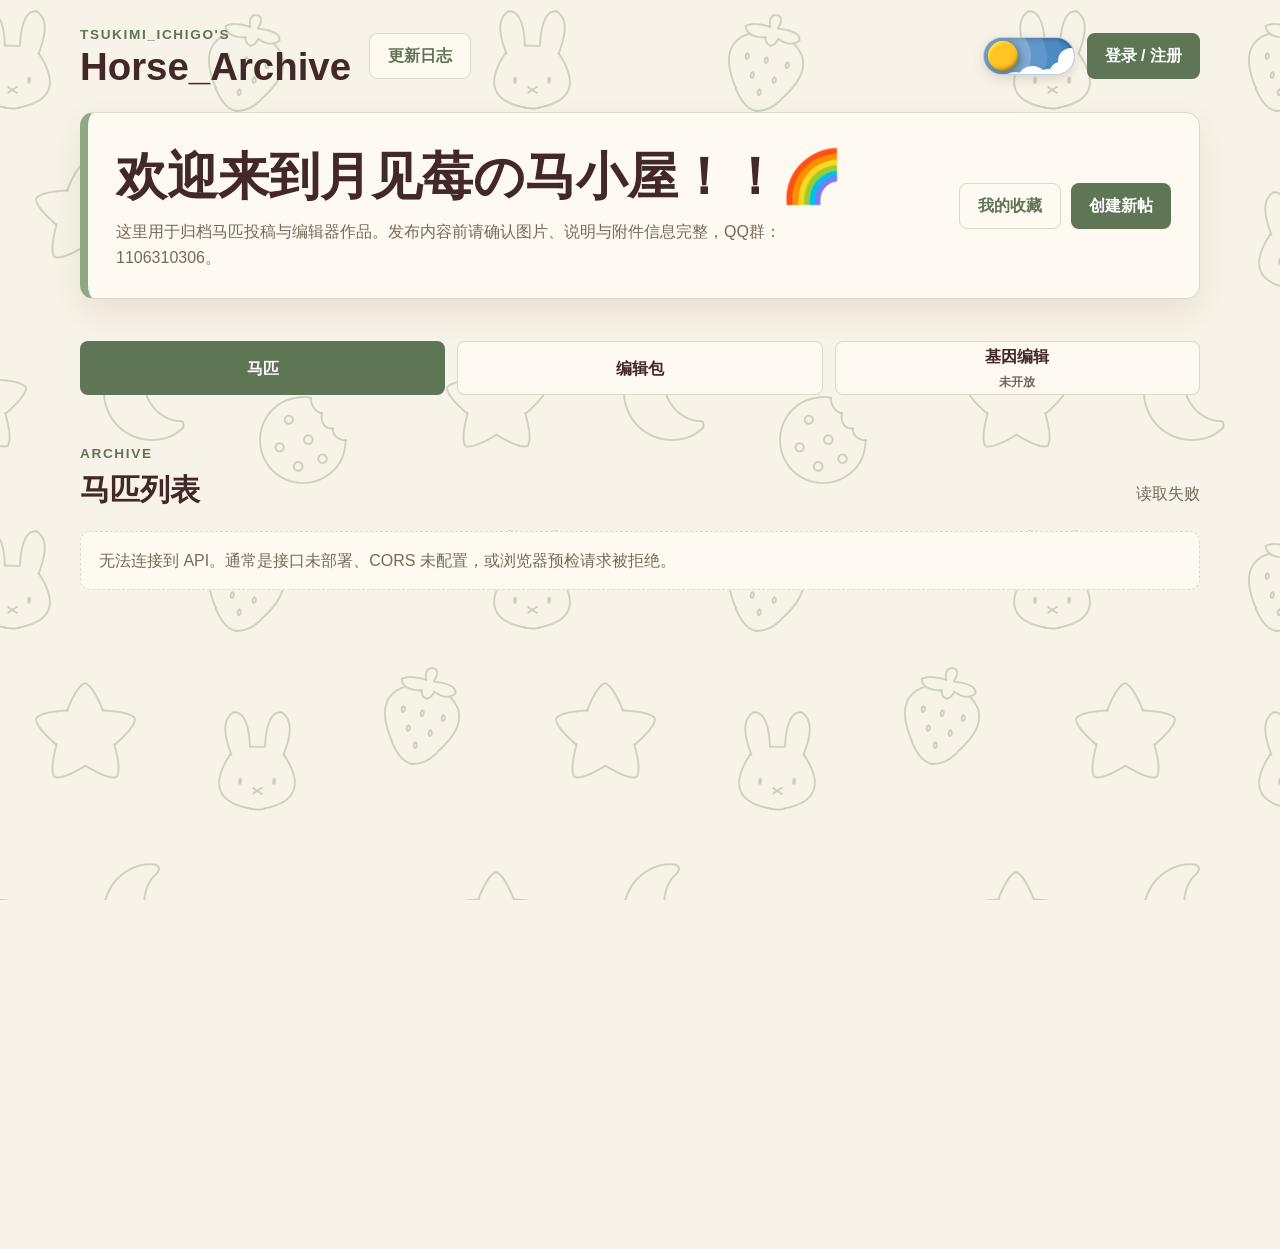
<file: index.html>
﻿<!DOCTYPE html>
<html lang="zh-CN">
<head>
  <meta charset="UTF-8">
  <meta name="viewport" content="width=device-width, initial-scale=1.0">
  <title>Horse_Archive - 首页</title>
  <link rel="icon" type="image/png" href="assets/rabbit.png">
  <link rel="stylesheet" href="css/reset.css">
  <link rel="stylesheet" href="css/variables.css">
  <link rel="stylesheet" href="css/base.css">
  <link rel="stylesheet" href="css/components.css">
  <link rel="stylesheet" href="css/index.css">
</head>
<body>
  <div class="site-shell">
    <header class="site-header">
      <div class="home-title-row">
        <div>
          <p class="site-eyebrow">Tsukimi_ichigo's</p>
          <h1 class="site-title">Horse_Archive</h1>
        </div>
        <a class="button button-secondary home-updates-link" href="updates.html">更新日志</a>
      </div>
      <div class="header-actions" id="header-actions"></div>
    </header>

    <main class="page page-home">
      <section class="hero-panel">
        <div>
          <h2 id="home-hero-title">欢迎来到月见莓の马小屋！！🌈</h2>
          <p class="hero-text" id="home-hero-text">这里用于归档马匹投稿与编辑器作品。发布内容前请确认图片、说明与附件信息完整，QQ群：1106310306。</p>
        </div>
        <div class="inline-actions">
          <a class="button button-secondary" href="favorites.html">我的收藏</a>
          <a class="button" href="upload.html">创建新帖</a>
        </div>
      </section>

      <nav class="home-section-tabs" aria-label="内容区域">
        <button class="home-section-tab active" data-home-area="horses" type="button">马匹</button>
        <button class="home-section-tab" data-home-area="editor" type="button">编辑包</button>
        <button class="home-section-tab" data-home-area="gene" type="button">基因编辑<span>未开放</span></button>
      </nav>

      <section class="home-avatar-panel hidden" id="home-avatar-panel">
        <div>
          <p class="section-kicker">Avatar</p>
          <h2 class="section-title">上传头像</h2>
        </div>
        <div class="home-avatar-content">
          <div class="home-avatar-preview">
            <img id="home-avatar-preview" alt="头像">
          </div>
          <form class="home-avatar-form" id="home-avatar-form">
            <label class="field-label" for="home-avatar-file">选择头像图片</label>
            <input id="home-avatar-file" type="file" accept="image/*" required>
            <button class="button" type="submit">保存头像</button>
          </form>
        </div>
        <div class="status-box hidden" id="home-avatar-status"></div>
      </section>

      <section class="section-header">
        <div>
          <p class="section-kicker" id="archive-kicker">Archive</p>
          <h2 class="section-title" id="archive-title">马匹列表</h2>
          <div class="tag-filter-row hidden" id="tag-filter-row" aria-label="Tag 筛选"></div>
        </div>
        <p class="section-meta" id="horse-count">加载中...</p>
      </section>

      <section class="home-results-section">
        <div class="status-box" id="home-status">正在读取帖子数据...</div>
        <div class="horse-grid" id="horse-grid"></div>
      </section>
    </main>
  </div>

  <script src="js/config.js"></script>
  <script src="js/storage.js"></script>
  <script src="js/api.js"></script>
  <script src="js/theme-button.js"></script>
  <script src="js/theme.js"></script>
  <script src="js/auth.js"></script>
  <script src="js/horses.js"></script>
  <script src="js/ui.js"></script>
  <script src="js/index.js"></script>
</body>
</html>
</file>
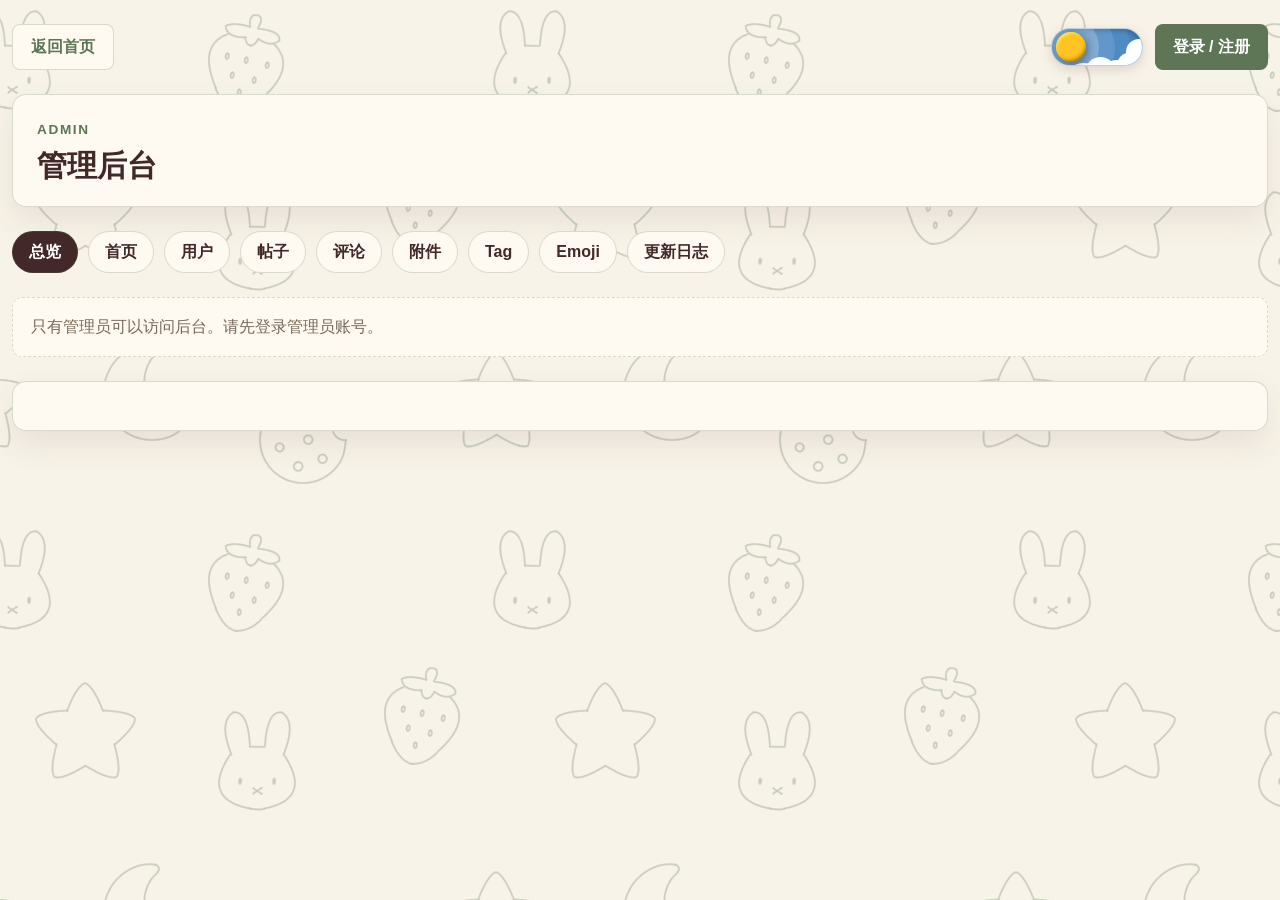
<file: admin.html>
<!DOCTYPE html>
<html lang="zh-CN">
<head>
  <meta charset="UTF-8">
  <meta name="viewport" content="width=device-width, initial-scale=1.0">
  <title>Horse_Archive - 管理后台</title>
  <link rel="icon" type="image/png" href="assets/rabbit.png">
  <link rel="stylesheet" href="css/reset.css">
  <link rel="stylesheet" href="css/variables.css">
  <link rel="stylesheet" href="css/base.css">
  <link rel="stylesheet" href="css/components.css">
  <link rel="stylesheet" href="css/admin.css">
</head>
<body>
  <div class="site-shell admin-shell">
    <header class="site-header">
      <a class="button button-secondary" href="index.html">返回首页</a>
      <div class="header-actions" id="header-actions"></div>
    </header>

    <main class="page">
      <section class="admin-head">
        <p class="section-kicker">Admin</p>
        <h1 class="section-title">管理后台</h1>
      </section>

      <nav class="admin-tabs" aria-label="后台栏目">
        <button class="admin-tab active" data-admin-tab="overview" type="button">总览</button>
        <button class="admin-tab" data-admin-tab="settings" type="button">首页</button>
        <button class="admin-tab" data-admin-tab="users" type="button">用户</button>
        <button class="admin-tab" data-admin-tab="horses" type="button">帖子</button>
        <button class="admin-tab" data-admin-tab="comments" type="button">评论</button>
        <button class="admin-tab" data-admin-tab="media" type="button">附件</button>
        <button class="admin-tab" data-admin-tab="tags" type="button">Tag</button>
        <button class="admin-tab" data-admin-tab="emojis" type="button">Emoji</button>
        <button class="admin-tab" data-admin-tab="updates" type="button">更新日志</button>
      </nav>

      <div class="status-box" id="admin-status">正在读取后台数据...</div>
      <section class="admin-table-wrap" id="admin-content"></section>
    </main>
  </div>

  <script src="js/config.js"></script>
  <script src="js/storage.js"></script>
  <script src="js/api.js"></script>
  <script src="js/theme-button.js"></script>
  <script src="js/theme.js"></script>
  <script src="js/auth.js"></script>
  <script src="js/emoji-picker.js"></script>
  <script src="js/admin.js"></script>
</body>
</html>
</file>
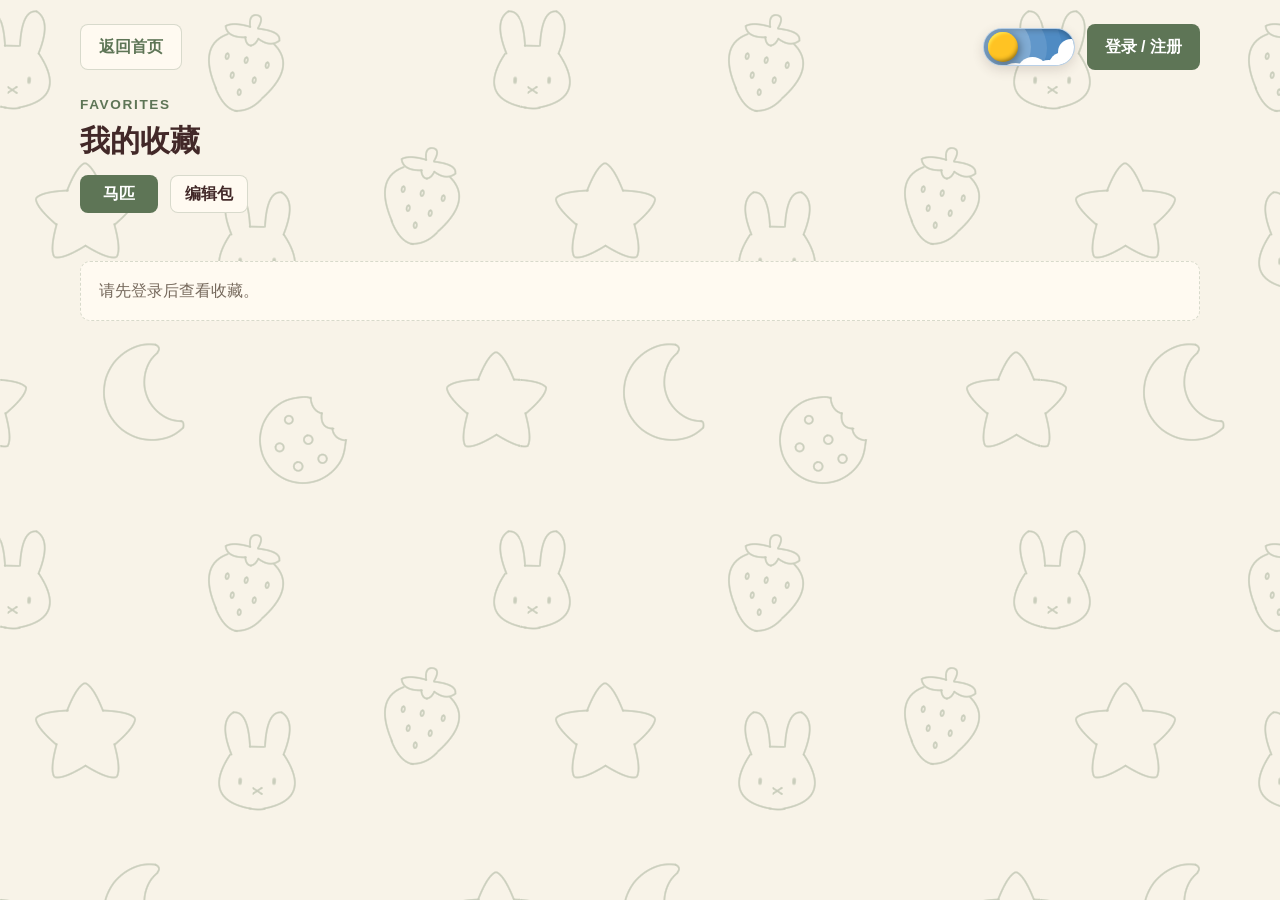
<file: favorites.html>
<!DOCTYPE html>
<html lang="zh-CN">
<head>
  <meta charset="UTF-8">
  <meta name="viewport" content="width=device-width, initial-scale=1.0">
  <title>Horse_Archive - 我的收藏</title>
  <link rel="icon" type="image/png" href="assets/rabbit.png">
  <link rel="stylesheet" href="css/reset.css">
  <link rel="stylesheet" href="css/variables.css">
  <link rel="stylesheet" href="css/base.css">
  <link rel="stylesheet" href="css/components.css">
  <link rel="stylesheet" href="css/index.css">
</head>
<body>
  <div class="site-shell">
    <header class="site-header">
      <a class="button button-secondary" href="index.html">返回首页</a>
      <div class="header-actions" id="header-actions"></div>
    </header>

    <main class="page page-home">
      <section class="section-header">
        <div>
          <p class="section-kicker">Favorites</p>
          <h1 class="section-title">我的收藏</h1>
          <nav class="home-section-tabs compact-tabs" aria-label="收藏区域">
            <button class="home-section-tab active" data-favorite-area="horses" type="button">马匹</button>
            <button class="home-section-tab" data-favorite-area="editor" type="button">编辑包</button>
          </nav>
        </div>
        <p class="section-meta" id="favorite-count">加载中...</p>
      </section>

      <section>
        <div class="status-box" id="favorites-status">正在读取收藏...</div>
        <div class="horse-grid" id="favorite-grid"></div>
      </section>
    </main>
  </div>

  <script src="js/config.js"></script>
  <script src="js/storage.js"></script>
  <script src="js/api.js"></script>
  <script src="js/theme-button.js"></script>
  <script src="js/theme.js"></script>
  <script src="js/auth.js"></script>
  <script src="js/horses.js"></script>
  <script src="js/ui.js"></script>
  <script src="js/favorites.js"></script>
</body>
</html>
</file>
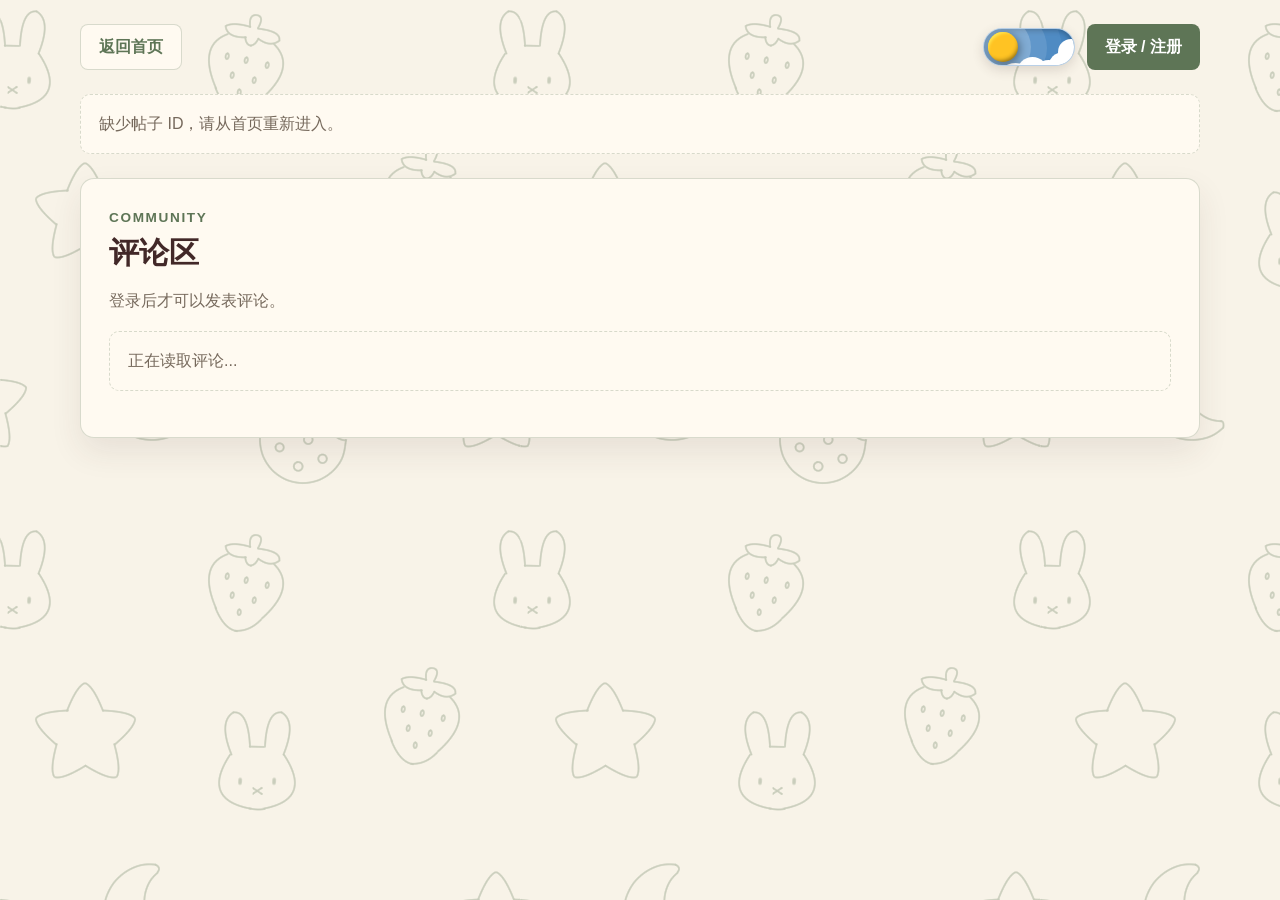
<file: horse.html>
<!DOCTYPE html>
<html lang="zh-CN">
<head>
  <meta charset="UTF-8">
  <meta name="viewport" content="width=device-width, initial-scale=1.0">
  <title>Horse_Archive - 帖子详情</title>
  <link rel="icon" type="image/png" href="assets/rabbit.png">
  <link rel="stylesheet" href="css/reset.css">
  <link rel="stylesheet" href="css/variables.css">
  <link rel="stylesheet" href="css/base.css">
  <link rel="stylesheet" href="css/components.css">
  <link rel="stylesheet" href="css/horse.css">
</head>
<body>
  <div class="site-shell">
    <header class="site-header">
      <a class="button button-secondary" href="index.html">返回首页</a>
      <div class="header-actions" id="header-actions"></div>
    </header>

    <main class="page page-horse">
      <div class="status-box" id="detail-status">正在读取帖子详情...</div>

      <section class="horse-detail-card hidden" id="horse-detail">
        <div class="horse-detail-media">
          <button class="horse-gallery-button horse-gallery-prev hidden" id="horse-gallery-prev" type="button" aria-label="上一张">‹</button>
          <img id="horse-image" alt="帖子图片">
          <span class="horse-gallery-counter hidden" id="horse-gallery-counter">1/1</span>
          <div class="horse-gallery-dots" id="horse-gallery-dots"></div>
          <button class="horse-gallery-button horse-gallery-next hidden" id="horse-gallery-next" type="button" aria-label="下一张">›</button>
        </div>
        <div class="horse-detail-body">
          <div class="horse-detail-head">
            <p class="detail-id" id="horse-id"></p>
            <div class="horse-owner-line">
              <a class="horse-owner-avatar-link" id="horse-owner-avatar-link" href="profile.html">
                <img class="horse-owner-avatar hidden" id="horse-owner-avatar" alt="">
                <span class="horse-owner-avatar horse-owner-avatar-empty" id="horse-owner-avatar-fallback"></span>
              </a>
              <div class="horse-owner-meta">
                <span>By <a class="horse-owner-link" id="horse-owner-link" href="profile.html"><strong id="horse-owner"></strong></a></span>
                <time id="horse-created-at"></time>
              </div>
            </div>
          </div>
          <h1 id="horse-name"></h1>
          <div class="horse-detail-tags hidden" id="horse-detail-tags"></div>
          <section class="detail-description">
            <h2>简介</h2>
            <p id="horse-description"></p>
          </section>
          <div class="horse-social-row">
            <button class="horse-action-button" id="horse-like-button" type="button" aria-label="点赞">
              <svg class="horse-action-icon" viewBox="0 0 28 28" aria-hidden="true">
                <path d="M9.4 25H5.2A2.2 2.2 0 0 1 3 22.8v-9.2a2.2 2.2 0 0 1 2.2-2.2h4.2V25Z"></path>
                <path d="M9.4 11.4c2.7-2.6 4.1-5.2 4.4-8 .1-.9.8-1.5 1.7-1.3 1.9.3 3.1 2.1 2.8 4.3l-.5 3.1h4.5a3 3 0 0 1 2.9 3.6l-1.7 8.4a4.3 4.3 0 0 1-4.2 3.5H9.4V11.4Z"></path>
              </svg>
              <strong id="horse-like-count">0</strong>
            </button>
            <button class="horse-action-button" id="horse-favorite-button" type="button" aria-label="收藏">
              <svg class="horse-action-icon" viewBox="0 0 28 28" aria-hidden="true">
                <path d="m14 3.2 3.2 6.6 7.3 1.1-5.3 5.1 1.3 7.2L14 19.8 7.5 23.2 8.8 16l-5.3-5.1 7.3-1.1L14 3.2Z"></path>
              </svg>
            </button>
            <div class="horse-more-menu">
              <button class="horse-action-button horse-more-button" id="horse-more-button" type="button" aria-label="更多操作">⋮</button>
              <div class="horse-more-popover hidden" id="horse-more-popover">
                <button class="horse-more-item hidden" id="horse-pin-button" type="button">置顶</button>
                <button class="horse-more-item hidden" id="horse-edit-button" type="button">编辑/删除</button>
              </div>
            </div>
          </div>
        </div>
      </section>

      <section class="horse-edit-panel hidden" id="horse-edit-panel">
        <div class="section-header">
          <div>
            <p class="section-kicker">Edit</p>
            <h1 class="section-title">编辑/删除</h1>
          </div>
        </div>

        <form class="horse-edit-form" id="horse-edit-form">
          <label class="field-label" for="horse-edit-area">发布区域</label>
          <select class="form-select" id="horse-edit-area">
            <option value="horses">马匹</option>
            <option value="editor">编辑包</option>
          </select>

          <label class="field-label" for="horse-edit-name">标题</label>
          <div class="emoji-picker-anchor" data-emoji-target="horse-edit-name"></div>
          <input id="horse-edit-name" type="text" placeholder="输入帖子标题" required>

          <label class="field-label" for="horse-edit-image">图片 / GIF（最多 5 张）</label>
          <input id="horse-edit-image" type="file" accept="image/*,.gif" multiple>
          <div class="media-preview-grid" id="horse-edit-preview"></div>

          <label class="field-label" for="horse-edit-description">说明</label>
          <div class="emoji-picker-anchor" data-emoji-target="horse-edit-description"></div>
          <textarea id="horse-edit-description" rows="4" placeholder="补充说明帖子内容"></textarea>

          <label class="field-label" for="horse-edit-dna">DNA</label>
          <textarea id="horse-edit-dna" rows="6" placeholder="可以粘贴较长 DNA 数据"></textarea>

          <div class="post-tag-field" id="horse-edit-tag-field">
            <label class="field-label" for="horse-edit-tags">Tag</label>
            <input id="horse-edit-tags" type="hidden">
            <div class="tag-picker" id="horse-edit-tag-picker"></div>
          </div>

          <label class="field-label" for="horse-edit-file">附加文件（可选）</label>
          <input id="horse-edit-file" type="file">
          <div class="media-file-hint">
            可以上传任意类型文件，单个文件请控制在 50MB 以内。保存后会显示在帖子详情页。
          </div>

          <div class="inline-actions">
            <button class="button" id="horse-save-button" type="submit">保存修改</button>
            <button class="button button-secondary" id="horse-delete-button" type="button">删除</button>
            <button class="button button-secondary" id="horse-cancel-edit-button" type="button">取消</button>
          </div>
          <div class="status-box hidden" id="horse-edit-status"></div>
        </form>
      </section>

      <section class="dna-panel hidden" id="dna-panel">
        <canvas id="dna-canvas" aria-hidden="true"></canvas>
        <div class="dna-terminal">
          <div class="dna-terminal-bar">
            <span class="dna-dot"></span>
            <span class="dna-dot"></span>
            <span class="dna-dot"></span>
            <span class="dna-window-title">genome://horse-sequence</span>
          </div>
          <div class="dna-terminal-body">
            <div class="dna-command-row">
              <span class="dna-prompt">$</span>
              <span>decode --target <strong id="dna-target-name">horse</strong> --format raw</span>
              <button class="button dna-copy-button" id="copy-dna-button" type="button">复制 DNA</button>
            </div>
            <div class="dna-grid">
              <aside class="dna-sidebar">
                <span>STATUS</span>
                <strong>ONLINE</strong>
                <span>STREAM</span>
                <strong>01</strong>
                <span>LENGTH</span>
                <strong id="dna-length">0</strong>
              </aside>
              <pre id="horse-dna"></pre>
            </div>
            <div class="status-box hidden" id="dna-status"></div>
          </div>
        </div>
      </section>

      <section class="horse-files-panel hidden" id="horse-files-panel">
        <div class="section-header">
          <div>
            <p class="section-kicker">Files</p>
            <h2 class="section-title">附加文件</h2>
          </div>
        </div>
        <div class="horse-file-list" id="horse-file-list"></div>
      </section>

      <section class="comment-panel">
        <div class="section-header">
          <div>
            <p class="section-kicker">Community</p>
            <h2 class="section-title">评论区</h2>
          </div>
        </div>

        <div class="comment-auth-box" id="comment-auth-box">
          登录后才可以发表评论。
        </div>

        <form class="comment-form hidden" id="comment-form">
          <label class="field-label" for="comment-content" id="comment-label">发表评论</label>
          <div class="emoji-picker-anchor" id="emoji-picker"></div>
          <textarea id="comment-content" rows="4" placeholder="写下你对这个帖子的看法"></textarea>
          <div class="inline-actions">
            <button class="button" type="submit">提交评论</button>
            <button class="button button-secondary hidden" id="cancel-reply-button" type="button">取消回复</button>
          </div>
        </form>

        <div class="status-box" id="comment-status">正在读取评论...</div>
        <div class="comment-list" id="comment-list"></div>
      </section>
    </main>
  </div>

  <script src="js/config.js"></script>
  <script src="js/storage.js"></script>
  <script src="js/api.js"></script>
  <script src="js/theme-button.js"></script>
  <script src="js/theme.js"></script>
  <script src="js/auth.js"></script>
  <script src="js/horses.js"></script>
  <script src="js/comments.js"></script>
  <script src="js/ui.js"></script>
  <script src="js/emoji-picker.js"></script>
  <script src="js/file-picker.js"></script>
  <script src="js/media-picker.js"></script>
  <script src="js/tag-picker.js"></script>
  <script src="js/horse.js"></script>
</body>
</html>
</file>
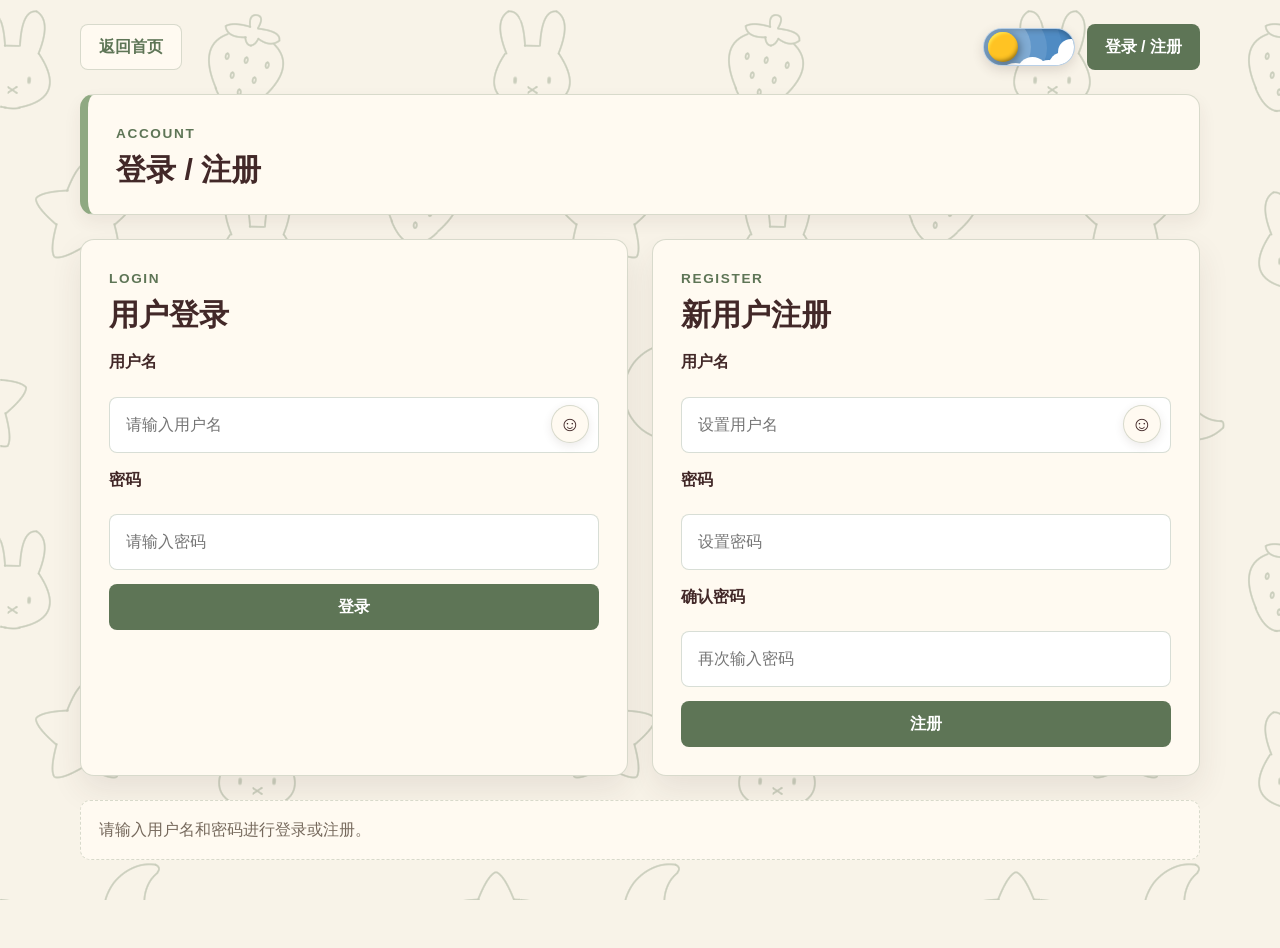
<file: login.html>
<!DOCTYPE html>
<html lang="zh-CN">
<head>
  <meta charset="UTF-8">
  <meta name="viewport" content="width=device-width, initial-scale=1.0">
  <title>Horse_Archive - 登录 / 注册</title>
  <link rel="icon" type="image/png" href="assets/rabbit.png">
  <link rel="stylesheet" href="css/reset.css">
  <link rel="stylesheet" href="css/variables.css">
  <link rel="stylesheet" href="css/base.css">
  <link rel="stylesheet" href="css/components.css">
  <link rel="stylesheet" href="css/login.css">
</head>
<body>
  <div class="site-shell">
    <header class="site-header">
      <a class="button button-secondary" href="index.html">返回首页</a>
      <div class="header-actions" id="header-actions"></div>
    </header>

    <main class="page page-login">
      <section class="login-page-head">
        <p class="section-kicker">Account</p>
        <h1 class="section-title">登录 / 注册</h1>
      </section>

      <section class="auth-layout">
        <article class="auth-card">
          <p class="section-kicker">Login</p>
          <h2 class="section-title">用户登录</h2>
          <form id="login-form" class="auth-form">
            <label class="field-label" for="login-username">用户名</label>
            <div class="emoji-picker-anchor" data-emoji-target="login-username"></div>
            <input id="login-username" type="text" placeholder="请输入用户名" required>
            <label class="field-label" for="login-password">密码</label>
            <input id="login-password" type="password" placeholder="请输入密码" required>
            <button class="button" type="submit">登录</button>
          </form>
        </article>

        <article class="auth-card">
          <p class="section-kicker">Register</p>
          <h2 class="section-title">新用户注册</h2>
          <form id="register-form" class="auth-form">
            <label class="field-label" for="register-username">用户名</label>
            <div class="emoji-picker-anchor" data-emoji-target="register-username"></div>
            <input id="register-username" type="text" placeholder="设置用户名" required>
            <label class="field-label" for="register-password">密码</label>
            <input id="register-password" type="password" placeholder="设置密码" required>
            <label class="field-label" for="register-confirm-password">确认密码</label>
            <input id="register-confirm-password" type="password" placeholder="再次输入密码" required>
            <button class="button" type="submit">注册</button>
          </form>
        </article>
      </section>

      <div class="status-box" id="auth-status">请输入用户名和密码。</div>
    </main>
  </div>

  <script src="js/config.js"></script>
  <script src="js/storage.js"></script>
  <script src="js/api.js"></script>
  <script src="js/theme-button.js"></script>
  <script src="js/theme.js"></script>
  <script src="js/auth.js"></script>
  <script src="js/emoji-picker.js"></script>
  <script src="js/login.js"></script>
</body>
</html>
</file>
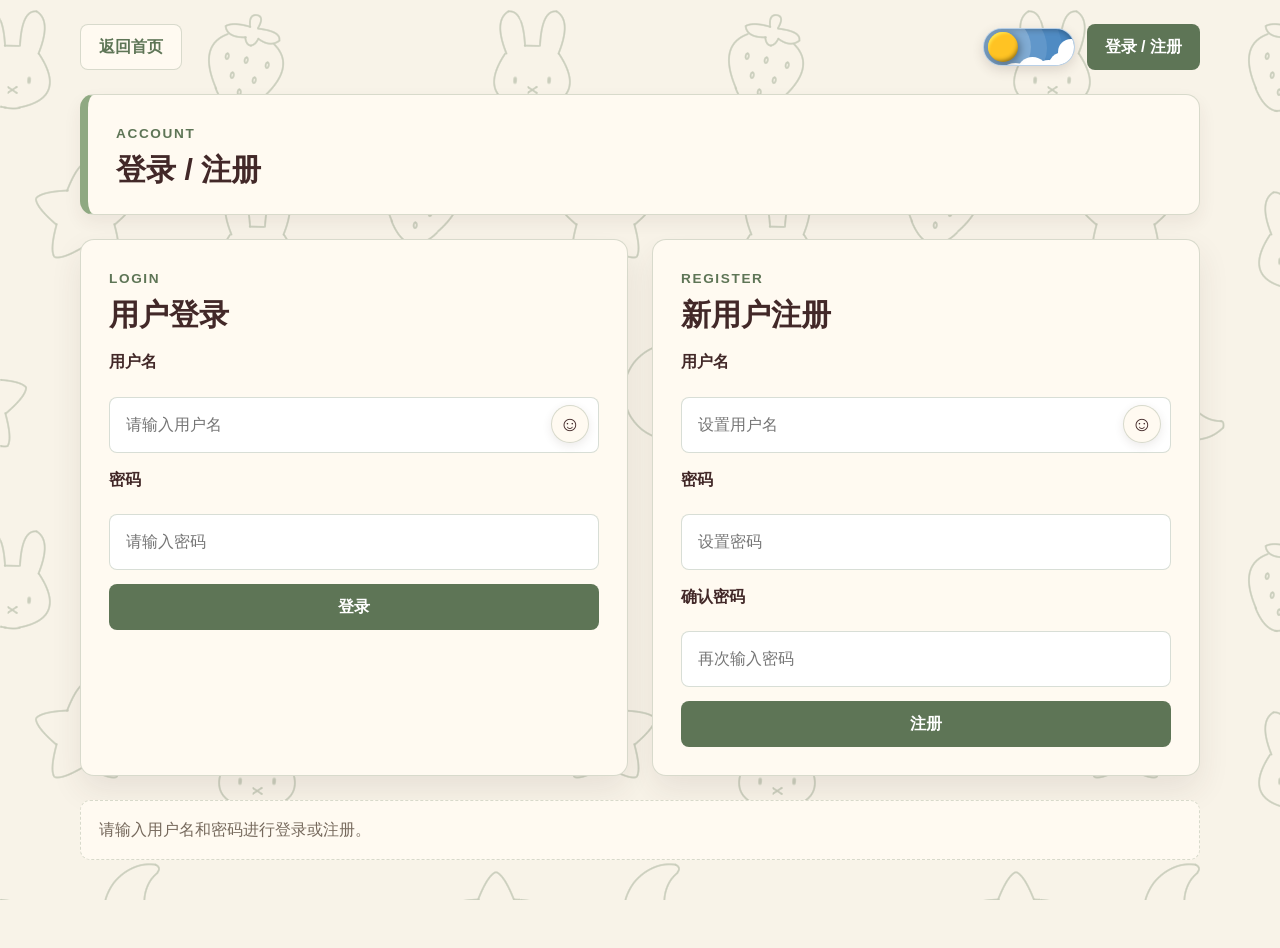
<file: profile.html>
<!DOCTYPE html>
<html lang="zh-CN">
<head>
  <meta charset="UTF-8">
  <meta name="viewport" content="width=device-width, initial-scale=1.0">
  <title>Horse_Archive - 个人主页</title>
  <link rel="icon" type="image/png" href="assets/rabbit.png">
  <link rel="stylesheet" href="css/reset.css">
  <link rel="stylesheet" href="css/variables.css">
  <link rel="stylesheet" href="css/base.css">
  <link rel="stylesheet" href="css/components.css">
  <link rel="stylesheet" href="css/profile.css">
</head>
<body>
  <div class="site-shell">
    <header class="site-header">
      <a class="button button-secondary" href="index.html">返回首页</a>
      <div class="header-actions" id="header-actions"></div>
    </header>

    <main class="page">
      <section class="profile-panel">
        <div class="profile-head">
          <div class="profile-avatar-wrap">
            <img id="profile-avatar" alt="头像">
          </div>
          <div>
            <p class="section-kicker">Profile</p>
            <h1 class="section-title" id="profile-title">个人主页</h1>
            <p class="profile-meta" id="profile-meta"></p>
          </div>
        </div>

        <form class="profile-form hidden" id="profile-form">
          <label class="field-label" for="profile-name">名字</label>
          <div class="emoji-picker-anchor" data-emoji-target="profile-name"></div>
          <input id="profile-name" type="text" minlength="3" maxlength="40" required>

          <label class="field-label" for="avatar-file">头像图片</label>
          <input id="avatar-file" type="file" accept="image/*">

          <button class="button" type="submit">保存资料</button>
        </form>
        <div class="status-box hidden" id="profile-status"></div>
      </section>

      <section class="section-header">
        <div>
          <p class="section-kicker">Posts</p>
          <h2 class="section-title" id="profile-horses-title">发布的帖子</h2>
          <nav class="home-section-tabs compact-tabs" aria-label="发布区域">
            <button class="home-section-tab active" data-profile-area="horses" type="button">马匹</button>
            <button class="home-section-tab" data-profile-area="editor" type="button">编辑包</button>
          </nav>
        </div>
        <p class="section-meta" id="profile-horses-count">加载中...</p>
      </section>

      <section>
        <div class="status-box" id="profile-horses-status">正在读取发布的帖子...</div>
        <div class="horse-grid" id="profile-horse-grid"></div>
      </section>
    </main>
  </div>

  <script src="js/config.js"></script>
  <script src="js/storage.js"></script>
  <script src="js/api.js"></script>
  <script src="js/theme-button.js"></script>
  <script src="js/theme.js"></script>
  <script src="js/auth.js"></script>
  <script src="js/horses.js"></script>
  <script src="js/ui.js"></script>
  <script src="js/emoji-picker.js"></script>
  <script src="js/file-picker.js"></script>
  <script src="js/profile.js"></script>
</body>
</html>
</file>
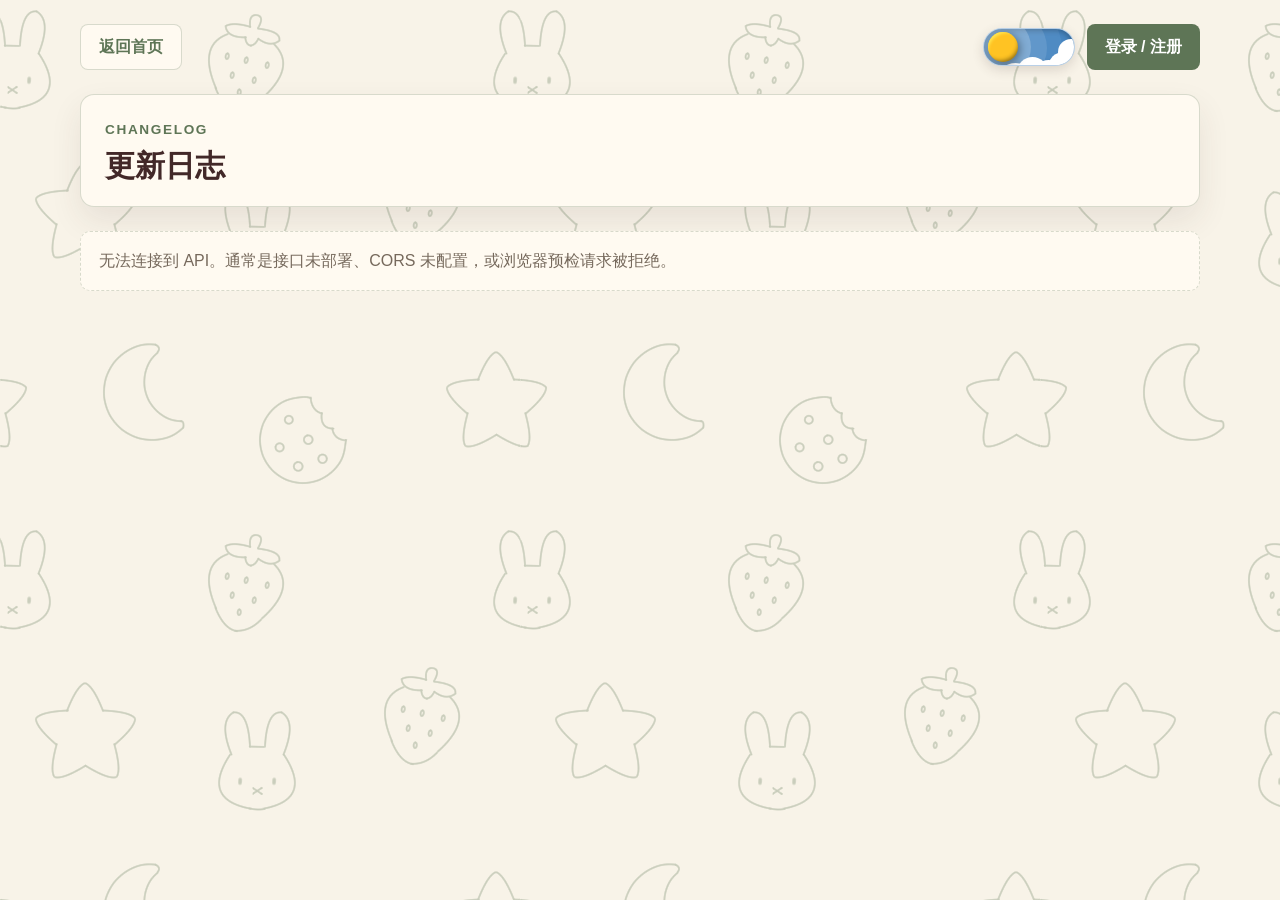
<file: updates.html>
<!DOCTYPE html>
<html lang="zh-CN">
<head>
  <meta charset="UTF-8">
  <meta name="viewport" content="width=device-width, initial-scale=1.0">
  <title>Horse_Archive - 更新日志</title>
  <link rel="icon" type="image/png" href="assets/rabbit.png">
  <link rel="stylesheet" href="css/reset.css">
  <link rel="stylesheet" href="css/variables.css">
  <link rel="stylesheet" href="css/base.css">
  <link rel="stylesheet" href="css/components.css">
  <link rel="stylesheet" href="css/updates.css">
</head>
<body>
  <div class="site-shell">
    <header class="site-header">
      <a class="button button-secondary" href="index.html">返回首页</a>
      <div class="header-actions" id="header-actions"></div>
    </header>

    <main class="page">
      <section class="updates-head">
        <p class="section-kicker">Changelog</p>
        <h1 class="section-title">更新日志</h1>
      </section>

      <div class="status-box" id="updates-status">正在读取更新日志...</div>
      <section class="updates-list" id="updates-list"></section>
    </main>
  </div>

  <script src="js/config.js"></script>
  <script src="js/storage.js"></script>
  <script src="js/api.js"></script>
  <script src="js/theme-button.js"></script>
  <script src="js/theme.js"></script>
  <script src="js/auth.js"></script>
  <script src="js/emoji-picker.js"></script>
  <script src="js/updates.js"></script>
</body>
</html>
</file>
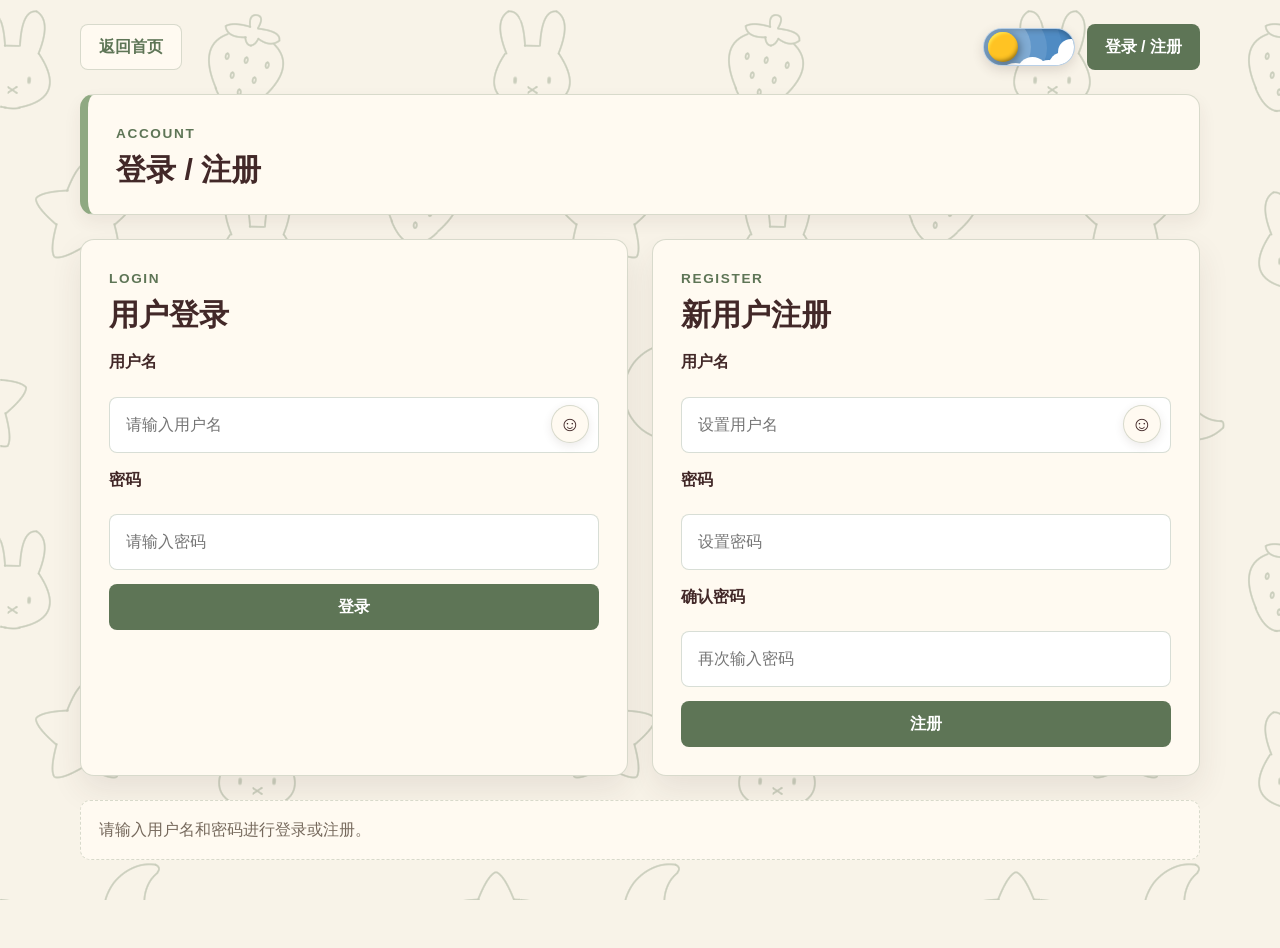
<file: upload.html>
<!DOCTYPE html>
<html lang="zh-CN">
<head>
  <meta charset="UTF-8">
  <meta name="viewport" content="width=device-width, initial-scale=1.0">
  <title>Horse_Archive - 创建新帖</title>
  <link rel="icon" type="image/png" href="assets/rabbit.png">
  <link rel="stylesheet" href="css/reset.css">
  <link rel="stylesheet" href="css/variables.css">
  <link rel="stylesheet" href="css/base.css">
  <link rel="stylesheet" href="css/components.css">
  <link rel="stylesheet" href="css/upload.css">
</head>
<body>
  <div class="site-shell">
    <header class="site-header">
      <a class="button button-secondary" href="index.html">返回首页</a>
      <div class="header-actions" id="header-actions"></div>
    </header>

    <main class="page">
      <section class="upload-page-panel">
        <div class="section-header">
          <div>
            <p class="section-kicker">Upload</p>
            <h1 class="section-title">创建新帖</h1>
          </div>
        </div>

        <form class="upload-form" id="horse-upload-form">
          <label class="field-label" for="horse-upload-area">发布区域</label>
          <select class="form-select" id="horse-upload-area">
            <option value="horses" selected>马匹</option>
            <option value="editor">编辑包</option>
          </select>

          <label class="field-label" for="horse-upload-name">标题</label>
          <div class="emoji-picker-anchor" data-emoji-target="horse-upload-name"></div>
          <input id="horse-upload-name" type="text" placeholder="输入帖子标题" required>

          <label class="field-label" for="horse-upload-image">图片 / GIF（最多 5 张）</label>
          <input id="horse-upload-image" type="file" accept="image/*,.gif" multiple>
          <div class="media-preview-grid" id="horse-upload-preview"></div>

          <label class="field-label" for="horse-upload-description">说明</label>
          <div class="emoji-picker-anchor" data-emoji-target="horse-upload-description"></div>
          <textarea id="horse-upload-description" rows="4" placeholder="补充说明帖子内容"></textarea>

          <label class="field-label" for="horse-upload-dna">DNA</label>
          <textarea id="horse-upload-dna" rows="6" placeholder="可以粘贴较长 DNA 数据"></textarea>

          <div class="post-tag-field" id="horse-upload-tag-field">
            <label class="field-label" for="horse-upload-tags">Tag</label>
            <input id="horse-upload-tags" type="hidden">
            <div class="tag-picker" id="horse-upload-tag-picker"></div>
          </div>

          <label class="field-label" for="horse-upload-file">附加文件（可选）</label>
          <input id="horse-upload-file" type="file">
          <div class="media-file-hint">
            可以上传任意类型文件，单个文件请控制在 50MB 以内。创建后会显示在帖子详情页供下载。
          </div>

          <div class="inline-actions">
            <button class="button" type="submit">创建帖子</button>
            <a class="button button-secondary" href="index.html">取消</a>
          </div>
        </form>
        <div class="status-box hidden" id="horse-upload-status"></div>
      </section>
    </main>
  </div>

  <script src="js/config.js"></script>
  <script src="js/storage.js"></script>
  <script src="js/api.js"></script>
  <script src="js/theme-button.js"></script>
  <script src="js/theme.js"></script>
  <script src="js/auth.js"></script>
  <script src="js/ui.js"></script>
  <script src="js/emoji-picker.js"></script>
  <script src="js/file-picker.js"></script>
  <script src="js/media-picker.js"></script>
  <script src="js/tag-picker.js"></script>
  <script src="js/upload.js"></script>
</body>
</html>
</file>
<file: css/variables.css>
:root {
  --color-sage-50: #f3f7f0;
  --color-sage-100: #e2eadb;
  --color-sage-200: #c8d8bd;
  --color-sage-500: #8fa982;
  --color-sage-700: #5e7556;
  --color-sand: #f1e4c8;
  --color-sand-strong: #edd7ad;
  --color-olive: #788b69;
  --color-brown: #422828;
  --color-teal: #b9cdb1;
  --color-cream: #f8f3e8;
  --color-white: #ffffff;
  --color-text: #352621;
  --color-panel-text: #352621;
  --color-muted: #76695c;
  --color-border: rgba(94, 117, 86, 0.24);
  --color-panel: #fffaf1;
  --color-panel-strong: #e2eadb;
  --tech-dot: rgba(94, 117, 86, 0.24);
  --tech-line: rgba(94, 117, 86, 0.12);
  --tech-accent: rgba(143, 169, 130, 0.18);
  --dna-bg: var(--color-panel);
  --dna-terminal: rgba(255, 255, 255, 0.42);
  --dna-text: var(--color-panel-text);
  --dna-muted: var(--color-muted);
  --dna-accent: var(--color-sage-700);
  --dna-accent-soft: rgba(243, 247, 240, 0.34);
  --dna-border: var(--color-border);
  --dna-pre-bg: rgba(255, 250, 241, 0.32);
  --dna-rain-bg: rgba(248, 243, 232, 0.34);
  --dna-rain: rgba(94, 117, 86, 0.42);
  --shadow-card: 0 14px 32px rgba(66, 40, 40, 0.09);
  --shadow-soft: 0 8px 18px rgba(66, 40, 40, 0.07);
  --radius-lg: 14px;
  --radius-md: 10px;
  --radius-sm: 8px;
  --container-width: 1120px;
}

:root[data-theme="dark"] {
  --color-sage-50: #261812;
  --color-sage-100: #321f17;
  --color-sage-200: #463027;
  --color-sage-500: #c79e87;
  --color-sage-700: #f1cfbb;
  --color-sand: #4a2c1f;
  --color-sand-strong: #61382a;
  --color-olive: #d5aa91;
  --color-brown: #f3cfb7;
  --color-teal: #d9a89d;
  --color-cream: #160d09;
  --color-white: #241611;
  --color-text: #f0d9c9;
  --color-panel-text: #f5ddcf;
  --color-muted: #c9a895;
  --color-border: rgba(243, 207, 183, 0.22);
  --color-panel: #21130e;
  --color-panel-strong: #352117;
  --tech-dot: rgba(243, 207, 183, 0.26);
  --tech-line: rgba(243, 207, 183, 0.12);
  --tech-accent: rgba(217, 168, 157, 0.2);
  --dna-bg: var(--color-panel);
  --dna-terminal: rgba(36, 22, 17, 0.38);
  --dna-text: var(--color-panel-text);
  --dna-muted: var(--color-muted);
  --dna-accent: var(--color-brown);
  --dna-accent-soft: rgba(53, 33, 23, 0.34);
  --dna-border: var(--color-border);
  --dna-pre-bg: rgba(22, 13, 9, 0.3);
  --dna-rain-bg: rgba(22, 13, 9, 0.34);
  --dna-rain: rgba(243, 207, 183, 0.38);
  --shadow-card: 0 18px 42px rgba(0, 0, 0, 0.42);
  --shadow-soft: 0 10px 24px rgba(0, 0, 0, 0.3);
}
</file>
<file: css/base.css>
body {
  min-height: 100vh;
  background: var(--color-cream);
  color: var(--color-text);
  font-family: "Segoe UI", "PingFang SC", "Microsoft YaHei", sans-serif;
  line-height: 1.6;
  transition: background-color 0.2s ease, color 0.2s ease;
}

body::before,
body::after {
  position: fixed;
  inset: 0;
  z-index: -2;
  pointer-events: none;
  content: "";
}

body::before {
  opacity: 0.3;
  background-image: url("../assets/day-green.png");
  background-position: 0 0;
  background-size: 520px 520px;
  background-repeat: repeat;
  animation: tech-symbol-drift 120s linear infinite;
}

body::after {
  z-index: -3;
  opacity: 0;
  background-image: none;
  background-position: 0 0;
  background-size: 230px 230px;
  background-repeat: repeat;
  animation: tech-underlay-drift 48s linear infinite;
}

:root[data-theme="dark"] body::before {
  opacity: 0.3;
  background-image: url("../assets/night-pink.png");
}

:root[data-theme="dark"] body::after {
  opacity: 0;
  background-image: none;
  animation: none;
}

.site-shell {
  position: relative;
  z-index: 0;
  width: min(calc(100% - 32px), var(--container-width));
  margin: 0 auto;
  padding: 24px 0 48px;
}

.site-header {
  display: flex;
  align-items: center;
  justify-content: space-between;
  gap: 16px;
  margin-bottom: 24px;
}

.site-eyebrow,
.section-kicker,
.hero-kicker {
  color: var(--color-sage-700);
  font-size: 0.85rem;
  font-weight: 700;
  letter-spacing: 0.12em;
  text-transform: uppercase;
}

.site-title,
.section-title,
.page h1,
.page h2 {
  color: var(--color-brown);
  line-height: 1.1;
}

.site-title {
  font-size: clamp(2rem, 3vw, 3rem);
}

.page {
  display: grid;
  gap: 24px;
}

.hero-panel,
.horse-detail-card,
.comment-panel,
.auth-card {
  background: var(--color-panel);
  color: var(--color-panel-text);
  border: 1px solid var(--color-border);
  border-radius: var(--radius-lg);
  box-shadow: var(--shadow-card);
}

.hero-panel {
  display: flex;
  align-items: center;
  justify-content: space-between;
  gap: 24px;
  padding: 28px;
  background: var(--color-panel);
  border-color: var(--color-border);
  border-left: 8px solid var(--color-sage-500);
}

.hero-panel h2 {
  margin-top: 8px;
  font-size: clamp(2rem, 4vw, 3.2rem);
}

.hero-text {
  max-width: 700px;
  margin-top: 14px;
  color: var(--color-muted);
}

.section-header {
  display: flex;
  align-items: end;
  justify-content: space-between;
  gap: 16px;
}

.section-title {
  margin-top: 8px;
  font-size: 1.9rem;
}

.section-meta {
  color: var(--color-muted);
}

.status-box {
  padding: 16px 18px;
  border: 1px dashed var(--color-border);
  border-radius: var(--radius-md);
  background: var(--color-panel);
  color: var(--color-muted);
}

.hidden {
  display: none !important;
}

.field-label {
  display: block;
  margin-bottom: 8px;
  color: var(--color-brown);
  font-weight: 600;
}

input,
textarea {
  width: 100%;
  padding: 14px 16px;
  border: 1px solid var(--color-border);
  border-radius: var(--radius-sm);
  background: var(--color-white);
  color: var(--color-panel-text);
}

:root[data-theme="dark"] .hero-panel,
:root[data-theme="dark"] .horse-detail-card,
:root[data-theme="dark"] .comment-panel,
:root[data-theme="dark"] .auth-card,
:root[data-theme="dark"] .upload-page-panel,
:root[data-theme="dark"] .profile-panel,
:root[data-theme="dark"] .admin-panel {
  background: var(--color-panel);
  border-color: var(--color-border);
}

:root[data-theme="dark"] input,
:root[data-theme="dark"] textarea,
:root[data-theme="dark"] select {
  background: var(--color-white);
  color: var(--color-panel-text);
  border-color: var(--color-border);
}

:root[data-theme="dark"] input::placeholder,
:root[data-theme="dark"] textarea::placeholder {
  color: var(--color-muted);
}

input:focus,
textarea:focus {
  outline: 2px solid rgba(140, 179, 173, 0.5);
  border-color: var(--color-teal);
}

@media (max-width: 768px) {
  .site-shell {
    width: min(calc(100% - 24px), var(--container-width));
    padding-top: 16px;
  }

  .site-header,
  .hero-panel,
  .section-header {
    align-items: start;
    flex-direction: column;
  }
}

@keyframes tech-symbol-drift {
  from {
    background-position: 0 0;
  }

  to {
    background-position: 520px 520px;
  }
}

@keyframes tech-underlay-drift {
  from {
    background-position: 0 0;
  }

  to {
    background-position: 760px 570px;
  }
}

@media (prefers-reduced-motion: reduce) {
  body::before,
  body::after {
    animation: none;
  }
}
</file>
<file: css/components.css>
.button {
  display: inline-flex;
  align-items: center;
  justify-content: center;
  min-height: 46px;
  padding: 0 18px;
  border: 0;
  border-radius: var(--radius-sm);
  background: var(--color-sage-700);
  color: var(--color-white);
  cursor: pointer;
  font-weight: 700;
  transition: transform 0.2s ease, opacity 0.2s ease;
}

.button:hover {
  transform: translateY(-1px);
  opacity: 0.95;
}

.button-secondary {
  background: var(--color-panel);
  color: var(--color-sage-700);
  border: 1px solid var(--color-border);
}

.theme-toggle-web {
  position: relative;
  display: inline-block;
  width: 92px;
  height: 38px;
  flex: 0 0 auto;
}

.header-actions {
  display: flex;
  align-items: center;
  gap: 12px;
  flex-wrap: wrap;
}

.user-chip {
  display: inline-flex;
  align-items: center;
  gap: 8px;
  padding: 10px 14px;
  border-radius: var(--radius-sm);
  background: var(--color-panel);
  border: 1px solid var(--color-border);
  color: var(--color-brown);
}

.user-chip-link {
  cursor: pointer;
  transition: transform 0.2s ease, border-color 0.2s ease;
}

.user-chip-link:hover {
  transform: translateY(-1px);
  border-color: var(--color-sage-500);
}

.user-avatar {
  width: 28px;
  height: 28px;
  border-radius: 50%;
  object-fit: cover;
  flex: 0 0 auto;
}

.user-avatar-empty {
  display: inline-flex;
  align-items: center;
  justify-content: center;
  background: var(--color-sage-500);
  color: var(--color-white);
  font-size: 0.85rem;
  font-weight: 800;
}

.horse-grid {
  display: grid;
  grid-template-columns: repeat(auto-fit, minmax(220px, 1fr));
  gap: 20px;
}

.horse-card {
  display: block;
  overflow: hidden;
  border-radius: var(--radius-lg);
  background: var(--color-panel);
  color: var(--color-panel-text);
  border: 1px solid var(--color-border);
  box-shadow: var(--shadow-soft);
  transition: transform 0.22s ease, box-shadow 0.22s ease;
}

.horse-card:hover {
  transform: translateY(-4px);
  box-shadow: var(--shadow-card);
}

.horse-card-image {
  aspect-ratio: 4 / 3;
  background: var(--color-sage-200);
  border-bottom: 3px solid var(--color-border);
  overflow: hidden;
}

.horse-card-image img {
  width: 100%;
  height: 100%;
  object-fit: cover;
}

.horse-card-body {
  padding: 18px;
}

.horse-card-id {
  color: var(--color-sage-700);
  font-size: 0.85rem;
  font-weight: 700;
  letter-spacing: 0.08em;
  text-transform: uppercase;
}

.horse-card-name {
  margin-top: 8px;
  font-size: 1.2rem;
  font-weight: 700;
  color: var(--color-brown);
}

.horse-card-meta {
  margin-top: 8px;
  color: var(--color-muted);
  font-size: 0.92rem;
}

.horse-card-tag {
  display: inline-flex;
  align-items: center;
  min-height: 26px;
  padding: 0 10px;
  border: 1px solid var(--color-border);
  border-radius: var(--radius-sm);
  background: color-mix(in srgb, var(--color-panel) 68%, var(--color-sage-50));
  color: var(--color-sage-700);
  font-size: 0.84rem;
  font-weight: 800;
}

.horse-card-tags {
  display: flex;
  gap: 6px;
  flex-wrap: wrap;
  margin-top: 10px;
}

.horse-owner-link {
  color: var(--color-sage-700);
  font-weight: 700;
  cursor: pointer;
}

.horse-owner-link:hover,
.horse-owner-link:focus {
  text-decoration: underline;
}

.inline-actions {
  display: flex;
  align-items: center;
  gap: 10px;
  flex-wrap: wrap;
}

.compact-tabs {
  display: flex;
  gap: 8px;
  flex-wrap: wrap;
  margin-top: 12px;
}

.home-section-tab {
  min-height: 54px;
  border: 1px solid var(--color-border);
  border-radius: var(--radius-sm);
  background: var(--color-panel);
  color: var(--color-brown);
  cursor: pointer;
  font-weight: 800;
  transition: transform 0.18s ease, border-color 0.18s ease, background 0.18s ease;
}

.home-section-tab:hover {
  transform: translateY(-1px);
  border-color: var(--color-sage-500);
}

.home-section-tab.active {
  background: var(--color-sage-700);
  color: var(--color-white);
}

.compact-tabs .home-section-tab {
  min-height: 38px;
  padding: 0 14px;
}

.icon-button {
  display: inline-flex;
  align-items: center;
  justify-content: center;
  min-width: 38px;
  min-height: 38px;
  padding: 0 10px;
  border: 1px solid var(--color-border);
  border-radius: var(--radius-sm);
  background: var(--color-panel);
  color: var(--color-brown);
  cursor: pointer;
  font-weight: 700;
}

.icon-button.active {
  background: var(--color-sage-700);
  color: var(--color-white);
}

.comment-item {
  display: grid;
  grid-template-columns: 42px 1fr;
  gap: 12px;
  padding: 18px;
  border: 1px solid var(--color-border);
  border-radius: var(--radius-md);
  background: var(--color-panel);
}

.comment-item + .comment-item {
  margin-top: 14px;
}

.comment-meta {
  display: flex;
  align-items: center;
  justify-content: space-between;
  gap: 12px;
  margin-bottom: 10px;
}

.comment-avatar {
  width: 42px;
  height: 42px;
  border-radius: 50%;
  object-fit: cover;
  background: var(--color-sage-200);
  color: var(--color-brown);
  display: inline-flex;
  align-items: center;
  justify-content: center;
  font-weight: 800;
  text-transform: uppercase;
}

.comment-avatar-link {
  width: 42px;
  height: 42px;
  color: inherit;
}

.comment-body {
  min-width: 0;
}

.comment-author {
  font-weight: 700;
  color: var(--color-brown);
}

.comment-author:hover,
.comment-author:focus {
  color: var(--color-sage-700);
  text-decoration: underline;
}

.comment-time {
  color: var(--color-muted);
  font-size: 0.92rem;
}

.comment-content {
  margin-bottom: 14px;
  white-space: pre-wrap;
}

.comment-body .inline-actions {
  margin-top: 12px;
}

.comment-reply {
  margin-left: 40px;
  border-left: 3px solid var(--color-sage-200);
}

.emoji-field-wrap {
  position: relative;
}

.emoji-field-wrap input,
.emoji-field-wrap textarea {
  padding-right: 58px;
}

.emoji-picker-anchor {
  position: absolute;
  top: 8px;
  right: 10px;
  z-index: 30;
  display: flex;
  justify-content: flex-end;
}

.emoji-trigger {
  display: inline-flex;
  align-items: center;
  justify-content: center;
  gap: 8px;
  width: 38px;
  height: 38px;
  min-height: 38px;
  padding: 0;
  border: 1px solid var(--color-border);
  border-radius: 999px;
  background: var(--color-panel);
  color: var(--color-brown);
  cursor: pointer;
  font-size: 1.32rem;
  line-height: 1;
  box-shadow: 0 3px 10px rgba(68, 52, 42, 0.1);
  transition: transform 0.18s ease, border-color 0.18s ease, box-shadow 0.18s ease;
}

.emoji-trigger:hover {
  transform: translateY(-1px);
  border-color: var(--color-sage-500);
  box-shadow: 0 6px 16px rgba(68, 52, 42, 0.14);
}

.emoji-popover {
  position: absolute;
  right: 0;
  top: calc(100% + 8px);
  z-index: 20;
  display: grid;
  grid-template-columns: repeat(6, 38px);
  gap: 8px;
  width: min(320px, calc(100vw - 40px));
  box-sizing: border-box;
  max-height: 280px;
  overflow-y: auto;
  overflow-x: hidden;
  padding: 12px 20px 12px 12px;
  scrollbar-gutter: stable;
  border: 1px solid var(--color-border);
  border-radius: var(--radius-md);
  background: var(--color-panel);
  box-shadow: var(--shadow-card);
}

.emoji-button {
  width: 38px;
  height: 38px;
  padding: 0;
  border: 1px solid var(--color-border);
  border-radius: var(--radius-sm);
  background: var(--color-panel);
  cursor: pointer;
  font-size: 1.15rem;
}

.emoji-button img {
  width: 22px;
  height: 22px;
  object-fit: contain;
}

.emoji-category {
  grid-column: 1 / -1;
  margin-top: 4px;
  color: var(--color-muted);
  font-size: 0.82rem;
  font-weight: 800;
  padding-top: 4px;
}

.emoji-category:first-child {
  margin-top: 0;
}

.emoji-empty {
  grid-column: 1 / -1;
  color: var(--color-muted);
  font-size: 0.92rem;
}

.media-picker-control {
  display: grid;
  gap: 12px;
}

.media-picker-input {
  position: absolute;
  width: 1px;
  height: 1px;
  overflow: hidden;
  clip: rect(0 0 0 0);
  white-space: nowrap;
}

.media-picker-status {
  color: var(--color-muted);
  font-size: 0.92rem;
  font-weight: 700;
}

.media-picker-dropzone {
  display: flex;
  align-items: center;
  justify-content: center;
  min-height: 58px;
  padding: 0 18px;
  border: 1px dashed var(--color-border);
  border-radius: var(--radius-md);
  background: color-mix(in srgb, var(--color-panel) 78%, var(--color-sage-50));
  color: var(--color-sage-700);
  cursor: pointer;
  font-weight: 800;
  transition: border-color 0.18s ease, background-color 0.18s ease, transform 0.18s ease;
}

.media-picker-dropzone:hover,
.media-picker-dropzone.drag-over {
  border-color: var(--color-sage-700);
  background: color-mix(in srgb, var(--color-panel) 60%, var(--color-sage-200));
  transform: translateY(-1px);
}

@media (max-width: 520px) {
  .emoji-popover {
    grid-template-columns: repeat(5, 38px);
    width: min(276px, calc(100vw - 32px));
  }
}
</file>
<file: css/index.css>
.page-home {
  padding-bottom: 40px;
}

.home-title-row {
  display: flex;
  align-items: center;
  gap: 18px;
  flex-wrap: wrap;
}

.home-updates-link {
  flex: 0 0 auto;
}

.home-section-tabs {
  display: grid;
  grid-template-columns: repeat(3, minmax(0, 1fr));
  gap: 12px;
  margin: 18px 0 24px;
}

.home-section-tab {
  min-height: 54px;
  border: 1px solid var(--color-border);
  border-radius: var(--radius-sm);
  background: var(--color-panel);
  color: var(--color-brown);
  cursor: pointer;
  font-weight: 800;
  transition: transform 0.18s ease, border-color 0.18s ease, background 0.18s ease;
}

.home-section-tab:hover {
  transform: translateY(-1px);
  border-color: var(--color-sage-500);
}

.home-section-tab.active {
  background: var(--color-sage-700);
  color: var(--color-white);
}

.home-section-tab span {
  display: block;
  margin-top: 3px;
  font-size: 0.78rem;
  font-weight: 700;
  opacity: 0.72;
}

.tag-filter-row {
  display: flex;
  gap: 8px;
  flex-wrap: wrap;
  margin-top: 12px;
}

.tag-filter-button {
  min-height: 34px;
  padding: 0 12px;
  border: 1px solid var(--color-border);
  border-radius: var(--radius-sm);
  background: var(--color-panel);
  color: var(--color-brown);
  cursor: pointer;
  font-size: 0.9rem;
  font-weight: 800;
}

.tag-filter-button.active {
  background: var(--color-sage-700);
  color: var(--color-white);
}

.home-results-section {
  min-height: 70vh;
  padding-bottom: 36vh;
}

@media (max-width: 640px) {
  .home-section-tabs {
    grid-template-columns: 1fr;
  }
}
</file>
<file: css/admin.css>
.admin-shell {
  width: min(calc(100% - 24px), 1500px);
}

.admin-head,
.admin-table-wrap {
  padding: 24px;
  background: var(--color-panel);
  border: 1px solid var(--color-border);
  border-radius: var(--radius-lg);
  box-shadow: var(--shadow-card);
}

.admin-tabs {
  display: flex;
  gap: 10px;
  flex-wrap: wrap;
}

.admin-tab {
  min-height: 42px;
  padding: 0 16px;
  border: 1px solid var(--color-border);
  border-radius: 999px;
  background: var(--color-panel);
  color: var(--color-brown);
  cursor: pointer;
  font-weight: 700;
}

.admin-tab.active {
  background: var(--color-brown);
  color: var(--color-white);
}

.admin-table-wrap {
  overflow-x: auto;
}

.admin-stat-grid {
  display: grid;
  grid-template-columns: repeat(auto-fit, minmax(160px, 1fr));
  gap: 12px;
}

.admin-stat-card {
  display: grid;
  gap: 8px;
  min-height: 96px;
  padding: 16px;
  border: 1px solid var(--color-border);
  border-radius: var(--radius-sm);
  background: color-mix(in srgb, var(--color-panel) 82%, var(--color-sage-50));
}

.admin-stat-card span {
  color: var(--color-muted);
  font-size: 0.9rem;
  font-weight: 700;
}

.admin-stat-card strong {
  color: var(--color-brown);
  font-size: 1.55rem;
}

.admin-table {
  width: 100%;
  min-width: 760px;
  border-collapse: collapse;
  table-layout: fixed;
}

.admin-table th,
.admin-table td {
  padding: 8px;
  border-bottom: 1px solid var(--color-border);
  text-align: left;
  vertical-align: top;
  word-break: break-word;
}

.admin-table th {
  color: var(--color-brown);
  font-size: 0.9rem;
}

.admin-table input,
.admin-table select {
  width: 100%;
  min-width: 0;
  padding: 8px 10px;
}

.admin-table .emoji-field-wrap,
.admin-form .emoji-field-wrap {
  min-width: 0;
}

.admin-table .emoji-field-wrap input,
.admin-form .emoji-field-wrap input,
.admin-form .emoji-field-wrap textarea {
  width: 100%;
}

.admin-table textarea {
  width: 100%;
  min-width: 0;
  resize: vertical;
}

.admin-compact-row textarea {
  max-height: 104px;
}

.admin-media-cell {
  display: grid;
  gap: 8px;
  min-width: 0;
}

.admin-text-cell {
  max-width: 360px;
  white-space: pre-wrap;
  word-break: break-word;
}

.admin-muted {
  color: var(--color-muted);
  font-size: 0.86rem;
}

.admin-mini-image {
  width: 48px;
  height: 48px;
  border-radius: 8px;
  object-fit: cover;
}

.admin-form {
  display: grid;
  grid-template-columns: repeat(6, minmax(120px, 1fr));
  gap: 10px;
  margin-bottom: 18px;
}

.admin-update-form {
  grid-template-columns: minmax(160px, 1fr) minmax(120px, 0.5fr) minmax(120px, 0.5fr) auto;
}

.admin-update-form textarea {
  grid-column: 1 / -1;
}

.admin-settings-form {
  grid-template-columns: 1fr;
  max-width: 760px;
}

.admin-form-field {
  display: grid;
  gap: 8px;
  color: var(--color-brown);
  font-weight: 800;
}

.admin-form-field input,
.admin-form-field textarea {
  width: 100%;
}

@media (max-width: 900px) {
  .admin-form {
    grid-template-columns: 1fr;
  }
}
</file>
<file: css/horse.css>
.horse-detail-card {
  display: grid;
  grid-template-columns: minmax(280px, 420px) 1fr;
  gap: 28px;
  padding: 28px;
  align-items: stretch;
}

.horse-detail-media {
  position: relative;
  border-radius: var(--radius-lg);
  overflow: hidden;
  background: #171717;
  min-height: 320px;
}

.horse-detail-media img {
  width: 100%;
  height: 100%;
  object-fit: contain;
}

.horse-gallery-button {
  position: absolute;
  top: 50%;
  z-index: 3;
  width: 46px;
  height: 46px;
  border: 0;
  border-radius: 50%;
  background: rgba(0, 0, 0, 0.42);
  color: #fff;
  cursor: pointer;
  font-size: 2rem;
  line-height: 1;
  opacity: 0;
  transform: translateY(-50%);
  transition: opacity 0.18s ease, background-color 0.18s ease;
  pointer-events: none;
}

.horse-detail-media.has-multiple:hover .horse-gallery-button,
.horse-detail-media.has-multiple.show-controls .horse-gallery-button {
  opacity: 1;
  pointer-events: auto;
}

.horse-gallery-prev {
  left: 14px;
}

.horse-gallery-next {
  right: 14px;
}

.horse-gallery-counter {
  position: absolute;
  top: 14px;
  right: 14px;
  z-index: 3;
  padding: 6px 12px;
  border-radius: 999px;
  background: rgba(0, 0, 0, 0.52);
  color: #fff;
  font-weight: 800;
}

.horse-gallery-dots {
  position: absolute;
  left: 0;
  right: 0;
  bottom: 14px;
  z-index: 3;
  display: flex;
  justify-content: center;
  gap: 8px;
  opacity: 0;
  transition: opacity 0.18s ease;
  pointer-events: none;
}

.horse-detail-media.has-multiple:hover .horse-gallery-dots,
.horse-detail-media.has-multiple.show-controls .horse-gallery-dots {
  opacity: 1;
  pointer-events: auto;
}

.horse-gallery-dot {
  width: 9px;
  height: 9px;
  padding: 0;
  border: 0;
  border-radius: 50%;
  background: color-mix(in srgb, var(--color-panel) 60%, transparent);
  cursor: pointer;
}

.horse-gallery-dot.active {
  background: var(--color-sage-700);
}

.horse-detail-body {
  display: flex;
  flex-direction: column;
  min-width: 0;
}

.detail-id {
  color: var(--color-sage-700);
  font-size: 0.92rem;
  font-weight: 700;
  letter-spacing: 0.08em;
  text-transform: uppercase;
}

.horse-detail-head {
  display: flex;
  align-items: flex-start;
  justify-content: space-between;
  gap: 18px;
}

.horse-detail-body h1 {
  margin-top: 8px;
  font-size: clamp(2rem, 4vw, 3rem);
}

.horse-detail-tags {
  display: flex;
  gap: 8px;
  flex-wrap: wrap;
  margin-top: 12px;
}

.horse-detail-tag {
  display: inline-flex;
  align-items: center;
  min-height: 30px;
  padding: 0 12px;
  border: 1px solid var(--color-border);
  border-radius: var(--radius-sm);
  background: color-mix(in srgb, var(--color-panel) 72%, var(--color-sage-50));
  color: var(--color-sage-700);
  font-size: 0.88rem;
  font-weight: 800;
}

.horse-owner-line {
  display: flex;
  align-items: center;
  gap: 12px;
  max-width: 100%;
  color: var(--color-muted);
  font-size: 1rem;
}

.horse-owner-line strong {
  color: var(--color-sage-700);
  font-weight: 800;
}

.horse-owner-avatar {
  width: 42px;
  height: 42px;
  border-radius: 50%;
  object-fit: cover;
  flex: 0 0 auto;
  background: var(--color-sage-200);
}

.horse-owner-avatar-link {
  display: inline-flex;
  width: 42px;
  height: 42px;
  color: inherit;
  flex: 0 0 auto;
}

.horse-owner-avatar-empty {
  display: inline-flex;
  align-items: center;
  justify-content: center;
  color: var(--color-brown);
  font-weight: 800;
  text-transform: uppercase;
}

.horse-owner-meta {
  display: grid;
  gap: 2px;
  text-align: right;
}

.horse-owner-meta time {
  color: var(--color-muted);
  font-size: 0.92rem;
}

.detail-list {
  display: grid;
  gap: 12px;
  margin-top: 18px;
}

.detail-row {
  display: flex;
  gap: 14px;
  align-items: center;
  padding: 12px 14px;
  border-radius: var(--radius-sm);
  background: var(--color-sage-50);
}

.detail-label {
  min-width: 68px;
  color: var(--color-muted);
  font-weight: 700;
}

.detail-description {
  margin-top: 24px;
}

.detail-description p {
  margin-top: 10px;
  color: var(--color-muted);
}

.horse-social-row {
  display: flex;
  align-items: center;
  justify-content: flex-start;
  gap: 26px;
  margin-top: auto;
  padding-top: 22px;
  border-top: 1px solid var(--color-border);
}

.horse-action-button {
  display: inline-flex;
  align-items: center;
  gap: 8px;
  min-width: 54px;
  min-height: 46px;
  padding: 0 8px;
  border: 0;
  background: transparent;
  color: var(--color-muted);
  cursor: pointer;
  font: inherit;
  font-weight: 800;
  transition: color 0.18s ease, transform 0.18s ease;
}

.horse-action-button:hover {
  transform: translateY(-1px);
  color: var(--color-sage-700);
}

.horse-action-button.active {
  color: var(--color-sage-700);
}

.horse-action-icon {
  width: 32px;
  height: 32px;
  fill: currentColor;
  stroke: currentColor;
  stroke-width: 1.7;
  stroke-linejoin: round;
  opacity: 0.9;
}

.horse-action-button.active .horse-action-icon,
.horse-action-button:hover .horse-action-icon {
  opacity: 1;
}

.horse-action-button strong {
  color: inherit;
  font-size: 1.12rem;
  line-height: 1;
}

.horse-more-menu {
  position: relative;
  margin-left: auto;
}

.horse-more-button {
  min-width: 40px;
  justify-content: center;
  font-size: 2rem;
  letter-spacing: 0;
}

.horse-more-popover {
  position: absolute;
  right: 0;
  bottom: calc(100% + 8px);
  z-index: 20;
  display: grid;
  min-width: 142px;
  padding: 8px;
  border: 1px solid var(--color-border);
  border-radius: var(--radius-sm);
  background: var(--color-panel);
  box-shadow: var(--shadow-card);
}

.horse-more-item {
  min-height: 38px;
  padding: 0 12px;
  border: 0;
  border-radius: 6px;
  background: transparent;
  color: var(--color-text);
  cursor: pointer;
  font: inherit;
  font-weight: 800;
  text-align: left;
}

.horse-more-item:hover,
.horse-more-item.active {
  background: color-mix(in srgb, var(--color-sage-700) 14%, transparent);
  color: var(--color-sage-700);
}

.horse-edit-panel {
  padding: 28px;
  background: var(--color-panel);
  border: 1px solid var(--color-border);
  border-radius: var(--radius-lg);
  box-shadow: var(--shadow-card);
}

.horse-edit-form {
  position: relative;
  display: grid;
  gap: 14px;
  max-width: 760px;
  margin-top: 20px;
}

.post-tag-field {
  display: grid;
  gap: 10px;
}

.form-select {
  min-height: 48px;
  width: 100%;
  padding: 0 46px 0 14px;
  border: 1px solid var(--color-border);
  border-radius: var(--radius-sm);
  background:
    linear-gradient(45deg, transparent 50%, var(--color-sage-700) 50%) right 18px center / 7px 7px no-repeat,
    linear-gradient(135deg, var(--color-sage-700) 50%, transparent 50%) right 12px center / 7px 7px no-repeat,
    color-mix(in srgb, var(--color-panel) 86%, var(--color-sage-50));
  color: var(--color-brown);
  cursor: pointer;
  font: inherit;
  font-weight: 800;
  appearance: none;
}

.form-select:focus {
  outline: 2px solid color-mix(in srgb, var(--color-sage-700) 28%, transparent);
  border-color: var(--color-sage-700);
}

.post-tag-field input {
  min-height: 46px;
  border-radius: var(--radius-sm);
}

.tag-picker {
  display: grid;
  gap: 12px;
}

.tag-picker-box {
  min-height: 58px;
  padding: 8px 12px;
  border: 1px solid var(--color-sage-700);
  border-radius: var(--radius-sm);
  background: color-mix(in srgb, var(--color-panel) 82%, var(--color-sage-50));
}

.tag-picker-selected {
  display: flex;
  align-items: center;
  gap: 8px;
  flex-wrap: wrap;
}

.tag-picker-chip,
.tag-picker-recommend-button {
  min-height: 40px;
  padding: 0 14px;
  border: 0;
  border-radius: 6px;
  background: var(--color-sage-700);
  color: var(--color-white);
  cursor: pointer;
  font: inherit;
  font-weight: 800;
}

.tag-picker-chip:hover,
.tag-picker-recommend-button:hover,
.tag-picker-recommend-button.active {
  background: var(--color-olive);
}

.tag-picker-input {
  flex: 1 1 220px;
  min-width: 180px;
  min-height: 40px;
  padding: 0;
  border: 0;
  background: transparent;
  color: var(--color-text);
  font: inherit;
}

.tag-picker-input:focus {
  outline: none;
}

.tag-picker-limit {
  margin-left: auto;
  color: var(--color-muted);
  font-weight: 700;
}

.tag-picker-recommend {
  display: flex;
  align-items: center;
  gap: 12px;
  flex-wrap: wrap;
}

.tag-picker-recommend > span {
  color: var(--color-text);
  font-weight: 800;
}

.media-file-hint {
  color: var(--color-muted);
  font-size: 0.92rem;
}

.horse-edit-form .status-box {
  margin-top: 4px;
}

.horse-edit-form .media-preview-grid {
  display: grid;
  grid-template-columns: repeat(auto-fill, minmax(118px, 1fr));
  gap: 12px;
  min-height: 118px;
  padding: 12px;
  border: 1px dashed var(--color-border);
  border-radius: var(--radius-md);
  background: color-mix(in srgb, var(--color-panel) 78%, var(--color-sage-50));
}

.horse-edit-form .media-preview-grid.empty {
  display: flex;
  align-items: center;
}

.media-preview-empty {
  color: var(--color-muted);
  font-size: 0.92rem;
}

.media-preview-card {
  position: relative;
  aspect-ratio: 1 / 1;
  overflow: hidden;
  border: 1px solid var(--color-border);
  border-radius: var(--radius-sm);
  background: var(--color-sage-200);
  cursor: grab;
}

.media-preview-card.dragging {
  opacity: 0.5;
}

.media-preview-card img {
  width: 100%;
  height: 100%;
  object-fit: cover;
}

.media-preview-index,
.media-preview-remove {
  position: absolute;
  display: inline-flex;
  align-items: center;
  justify-content: center;
  min-width: 26px;
  height: 26px;
  border-radius: 999px;
  background: rgba(0, 0, 0, 0.62);
  color: #fff;
  font-weight: 800;
}

.media-preview-index {
  left: 8px;
  top: 8px;
}

.media-preview-remove {
  right: 8px;
  top: 8px;
  border: 0;
  cursor: pointer;
}

.dna-panel {
  position: relative;
  min-height: 430px;
  overflow: hidden;
  border: 1px solid var(--dna-border);
  border-radius: var(--radius-lg);
  background:
    radial-gradient(circle at 18% 16%, var(--dna-accent-soft), transparent 34%),
    radial-gradient(circle at 82% 78%, var(--dna-accent-soft), transparent 36%),
    var(--dna-bg);
  box-shadow: 0 24px 80px rgba(54, 30, 20, 0.26);
}

.dna-panel::after {
  position: absolute;
  inset: 0;
  pointer-events: none;
  content: "";
  background:
    repeating-linear-gradient(
      180deg,
      var(--dna-accent-soft) 0,
      var(--dna-accent-soft) 1px,
      transparent 1px,
      transparent 9px
    );
  opacity: 0.24;
}

.dna-panel canvas {
  position: absolute;
  inset: 0;
  width: 100%;
  height: 100%;
}

.dna-terminal {
  position: relative;
  z-index: 1;
  margin: 20px;
  overflow: hidden;
  border: 1px solid var(--dna-border);
  border-radius: 10px;
  background: var(--dna-terminal);
  color: var(--dna-text);
  font-family: Consolas, "Courier New", monospace;
  backdrop-filter: blur(1px);
  box-shadow: inset 0 1px 0 rgba(255, 255, 255, 0.08), 0 14px 36px rgba(54, 30, 20, 0.14);
}

.dna-terminal-bar {
  display: flex;
  align-items: center;
  gap: 8px;
  min-height: 42px;
  padding: 0 16px;
  border-bottom: 1px solid var(--dna-border);
  background: var(--dna-accent-soft);
}

.dna-dot {
  width: 9px;
  height: 9px;
  border-radius: 50%;
  background: var(--dna-accent);
  opacity: 0.72;
}

.dna-window-title {
  margin-left: 8px;
  color: var(--dna-muted);
  font-size: 0.85rem;
}

.dna-terminal-body {
  position: relative;
  padding: 22px;
}

.dna-command-row {
  display: flex;
  align-items: center;
  gap: 10px;
  flex-wrap: wrap;
  color: var(--dna-text);
  font-size: 0.95rem;
}

.dna-prompt {
  color: var(--dna-accent);
  font-weight: 800;
}

.dna-copy-button {
  min-height: 38px;
  margin-left: auto;
  background: var(--dna-accent);
  color: var(--dna-bg);
}

.dna-grid {
  display: grid;
  grid-template-columns: 120px 1fr;
  gap: 18px;
  margin-top: 20px;
}

.dna-sidebar {
  display: grid;
  align-content: start;
  gap: 8px;
  padding: 14px;
  border: 1px solid var(--dna-border);
  border-radius: 8px;
  background: var(--dna-accent-soft);
}

.dna-sidebar span {
  color: var(--dna-muted);
  font-size: 0.72rem;
  letter-spacing: 0.12em;
}

.dna-sidebar strong {
  color: var(--dna-accent);
  font-size: 0.95rem;
}

.dna-terminal pre {
  max-height: 300px;
  margin: 0;
  padding: 18px;
  overflow: auto;
  border: 1px solid var(--dna-border);
  border-radius: 8px;
  background: var(--dna-pre-bg);
  white-space: pre-wrap;
  word-break: break-all;
  color: var(--dna-text);
  font: 0.95rem/1.7 Consolas, "Courier New", monospace;
}

.comment-panel {
  padding: 28px;
}

.horse-files-panel {
  padding: 28px;
  border: 1px solid var(--color-border);
  border-radius: var(--radius-lg);
  background: var(--color-panel);
  box-shadow: var(--shadow-card);
}

.horse-file-list {
  display: grid;
  gap: 12px;
  margin-top: 18px;
}

.horse-file-item {
  display: flex;
  align-items: flex-start;
  justify-content: space-between;
  gap: 12px;
  padding: 14px;
  border: 1px solid var(--color-border);
  border-radius: var(--radius-md);
  background: color-mix(in srgb, var(--color-panel) 82%, var(--color-sage-50));
}

.horse-file-item > div {
  flex: 1 1 auto;
  min-width: 0;
}

.horse-file-name {
  color: var(--color-brown);
  font-weight: 800;
}

.horse-file-meta {
  color: var(--color-muted);
  font-size: 0.9rem;
}

.horse-file-warning {
  margin-top: 10px;
  color: #b45309;
  font-size: 0.92rem;
  font-weight: 700;
}

.horse-file-player {
  display: block;
  width: 100%;
  max-width: 620px;
  margin-top: 12px;
  border-radius: var(--radius-sm);
  background: #111;
}

audio.horse-file-player {
  background: transparent;
}

.comment-auth-box {
  margin-top: 18px;
  color: var(--color-muted);
}

.comment-form {
  position: relative;
  display: grid;
  gap: 12px;
  margin-top: 18px;
}

#comment-status {
  margin-top: 18px;
}

.comment-list {
  margin-top: 18px;
}

@media (max-width: 900px) {
  .horse-detail-card {
    grid-template-columns: 1fr;
  }

  .horse-detail-head {
    align-items: flex-start;
    flex-direction: column;
  }

  .horse-owner-meta {
    text-align: left;
  }

  .horse-social-row {
    align-items: stretch;
    flex-direction: column;
  }

  .horse-social-row .inline-actions {
    width: 100%;
  }

  .horse-file-item {
    flex-direction: column;
  }

  .dna-grid {
    grid-template-columns: 1fr;
  }

  .dna-copy-button {
    margin-left: 0;
  }
}
</file>
<file: css/login.css>
.page-login {
  padding-bottom: 40px;
}

.login-page-head {
  padding: 28px;
  background: var(--color-panel);
  border: 1px solid var(--color-border);
  border-left: 8px solid var(--color-sage-500);
  border-radius: var(--radius-lg);
  box-shadow: var(--shadow-soft);
}

.auth-layout {
  display: grid;
  grid-template-columns: repeat(2, minmax(0, 1fr));
  gap: 24px;
}

.auth-card {
  padding: 28px;
}

.auth-form {
  display: grid;
  gap: 14px;
  margin-top: 18px;
}

@media (max-width: 900px) {
  .auth-layout {
    grid-template-columns: 1fr;
  }
}
</file>
<file: css/profile.css>
.profile-panel {
  padding: 28px;
  background: var(--color-panel);
  border: 1px solid var(--color-border);
  border-radius: var(--radius-lg);
  box-shadow: var(--shadow-card);
}

.profile-head {
  display: flex;
  align-items: center;
  gap: 22px;
  flex-wrap: wrap;
}

.profile-avatar-wrap {
  width: 132px;
  height: 132px;
  border-radius: 50%;
  overflow: hidden;
  background: rgba(140, 179, 173, 0.24);
  flex: 0 0 auto;
}

.profile-avatar-wrap img {
  width: 100%;
  height: 100%;
  object-fit: cover;
}

.profile-meta {
  margin-top: 8px;
  color: var(--color-muted);
  font-weight: 700;
}

.profile-form {
  display: grid;
  gap: 14px;
  max-width: 520px;
  margin-top: 24px;
}

@media (max-width: 560px) {
  .profile-head {
    align-items: flex-start;
    flex-direction: column;
  }
}
</file>
<file: css/updates.css>
.updates-head,
.update-card {
  padding: 24px;
  border: 1px solid var(--color-border);
  border-radius: var(--radius-lg);
  background: var(--color-panel);
  box-shadow: var(--shadow-card);
}

.updates-list {
  display: grid;
  gap: 16px;
}

.update-card {
  display: grid;
  gap: 12px;
}

.update-meta {
  display: flex;
  align-items: center;
  gap: 10px;
  flex-wrap: wrap;
  color: var(--color-muted);
  font-size: 0.92rem;
  font-weight: 700;
}

.update-version {
  padding: 4px 10px;
  border: 1px solid var(--color-border);
  border-radius: 999px;
  color: var(--color-sage-700);
}

.update-title {
  color: var(--color-brown);
  font-size: 1.28rem;
}

.update-content {
  color: var(--color-panel-text);
  white-space: pre-wrap;
  word-break: break-word;
}

.update-reactions {
  display: flex;
  align-items: center;
  gap: 8px;
  flex-wrap: wrap;
  margin-top: 2px;
}

.update-reaction-chip {
  display: inline-flex;
  align-items: center;
  justify-content: center;
  min-height: 38px;
  border: 1px solid var(--color-border);
  border-radius: var(--radius-sm);
  background: rgba(68, 52, 42, 0.08);
  color: var(--color-brown);
  cursor: pointer;
  font-weight: 800;
}

.update-reaction-chip {
  gap: 8px;
  padding: 0 12px;
}

.update-reaction-chip.active {
  border-color: var(--color-sage-700);
  background: rgba(140, 179, 173, 0.25);
}

.update-reaction-emoji {
  display: inline-flex;
  align-items: center;
  justify-content: center;
  min-width: 22px;
  font-size: 1.25rem;
  line-height: 1;
}

.update-reaction-emoji img {
  width: 24px;
  height: 24px;
  object-fit: contain;
}

.update-reaction-count {
  min-width: 10px;
  font-size: 1rem;
}

.update-emoji-menu {
  position: relative;
  display: inline-flex;
}

.update-add-reaction {
  color: var(--color-muted);
  font-size: 1.32rem;
}

.update-emoji-popover {
  position: absolute;
  left: 0;
  bottom: calc(100% + 8px);
  z-index: 40;
  display: grid;
  grid-template-columns: repeat(6, 38px);
  gap: 8px;
  width: min(320px, calc(100vw - 40px));
  max-height: 280px;
  overflow-y: auto;
  padding: 12px 20px 12px 12px;
  border: 1px solid var(--color-border);
  border-radius: var(--radius-md);
  background: var(--color-panel);
  box-shadow: var(--shadow-card);
}

@media (max-width: 520px) {
  .update-emoji-popover {
    grid-template-columns: repeat(5, 38px);
    width: min(276px, calc(100vw - 32px));
  }
}
</file>
<file: css/upload.css>
.upload-page-panel {
  padding: 28px;
  background: var(--color-panel);
  border: 1px solid var(--color-border);
  border-radius: var(--radius-lg);
  box-shadow: var(--shadow-card);
}

.upload-form {
  position: relative;
  display: grid;
  gap: 14px;
  max-width: 760px;
  margin-top: 20px;
}

.post-tag-field {
  display: grid;
  gap: 10px;
}

.form-select {
  min-height: 48px;
  width: 100%;
  padding: 0 46px 0 14px;
  border: 1px solid var(--color-border);
  border-radius: var(--radius-sm);
  background:
    linear-gradient(45deg, transparent 50%, var(--color-sage-700) 50%) right 18px center / 7px 7px no-repeat,
    linear-gradient(135deg, var(--color-sage-700) 50%, transparent 50%) right 12px center / 7px 7px no-repeat,
    color-mix(in srgb, var(--color-panel) 86%, var(--color-sage-50));
  color: var(--color-brown);
  cursor: pointer;
  font: inherit;
  font-weight: 800;
  appearance: none;
}

.form-select:focus {
  outline: 2px solid color-mix(in srgb, var(--color-sage-700) 28%, transparent);
  border-color: var(--color-sage-700);
}

.post-tag-field input {
  min-height: 46px;
  border-radius: var(--radius-sm);
}

.tag-picker {
  display: grid;
  gap: 12px;
}

.tag-picker-box {
  min-height: 58px;
  padding: 8px 12px;
  border: 1px solid var(--color-sage-700);
  border-radius: var(--radius-sm);
  background: color-mix(in srgb, var(--color-panel) 82%, var(--color-sage-50));
}

.tag-picker-selected {
  display: flex;
  align-items: center;
  gap: 8px;
  flex-wrap: wrap;
}

.tag-picker-chip,
.tag-picker-recommend-button {
  min-height: 40px;
  padding: 0 14px;
  border: 0;
  border-radius: 6px;
  background: var(--color-sage-700);
  color: var(--color-white);
  cursor: pointer;
  font: inherit;
  font-weight: 800;
}

.tag-picker-chip:hover,
.tag-picker-recommend-button:hover,
.tag-picker-recommend-button.active {
  background: var(--color-olive);
}

.tag-picker-input {
  flex: 1 1 220px;
  min-width: 180px;
  min-height: 40px;
  padding: 0;
  border: 0;
  background: transparent;
  color: var(--color-text);
  font: inherit;
}

.tag-picker-input:focus {
  outline: none;
}

.tag-picker-limit {
  margin-left: auto;
  color: var(--color-muted);
  font-weight: 700;
}

.tag-picker-recommend {
  display: flex;
  align-items: center;
  gap: 12px;
  flex-wrap: wrap;
}

.tag-picker-recommend > span {
  color: var(--color-text);
  font-weight: 800;
}

.media-preview-grid {
  display: grid;
  grid-template-columns: repeat(auto-fill, minmax(118px, 1fr));
  gap: 12px;
  min-height: 118px;
  padding: 12px;
  border: 1px dashed var(--color-border);
  border-radius: var(--radius-md);
  background: color-mix(in srgb, var(--color-panel) 78%, var(--color-sage-50));
}

.media-preview-grid.empty {
  display: flex;
  align-items: center;
}

.media-preview-empty {
  color: var(--color-muted);
  font-size: 0.92rem;
}

.media-preview-card {
  position: relative;
  aspect-ratio: 1 / 1;
  overflow: hidden;
  border: 1px solid var(--color-border);
  border-radius: var(--radius-sm);
  background: var(--color-sage-200);
  cursor: grab;
}

.media-preview-card.dragging {
  opacity: 0.5;
}

.media-preview-card img {
  width: 100%;
  height: 100%;
  object-fit: cover;
}

.media-preview-index,
.media-preview-remove {
  position: absolute;
  display: inline-flex;
  align-items: center;
  justify-content: center;
  min-width: 26px;
  height: 26px;
  border-radius: 999px;
  background: rgba(0, 0, 0, 0.62);
  color: #fff;
  font-weight: 800;
}

.media-preview-index {
  left: 8px;
  top: 8px;
}

.media-preview-remove {
  right: 8px;
  top: 8px;
  border: 0;
  cursor: pointer;
}

.media-file-hint {
  color: var(--color-muted);
  font-size: 0.92rem;
}
</file>
